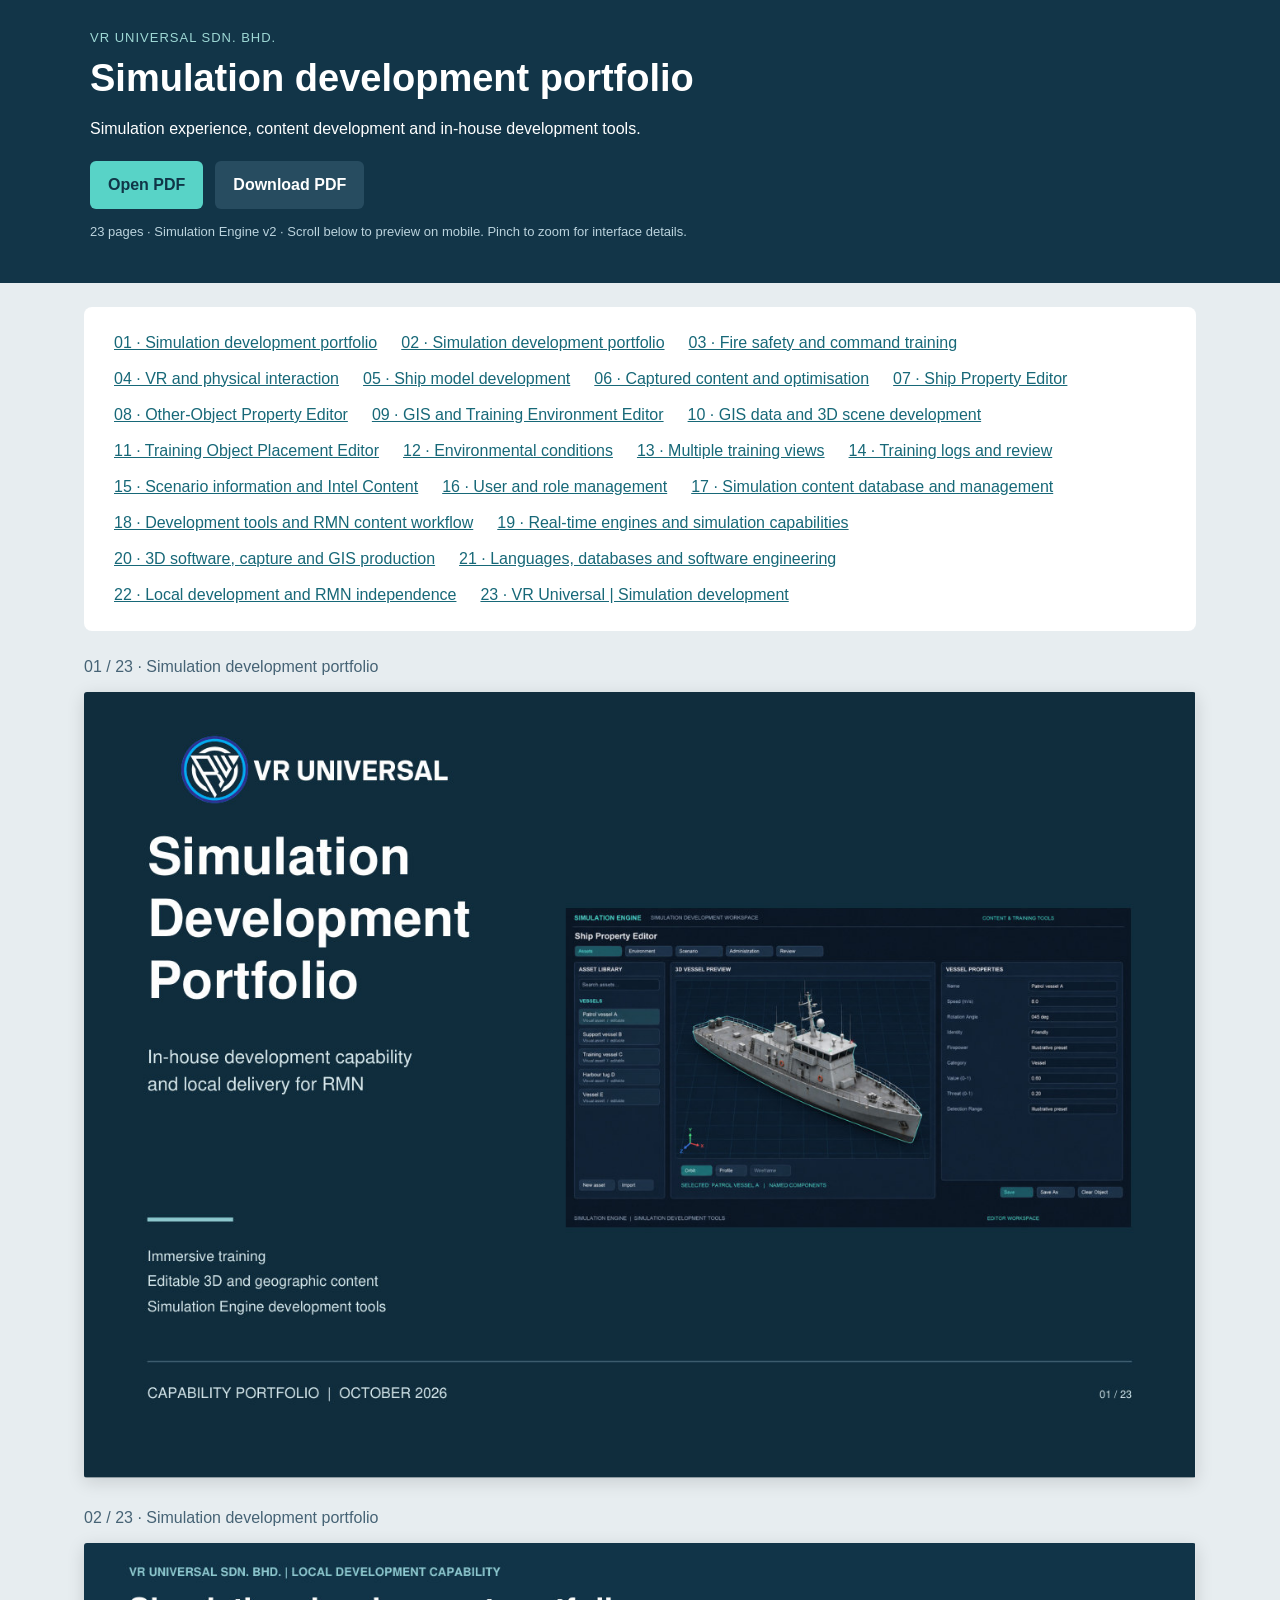
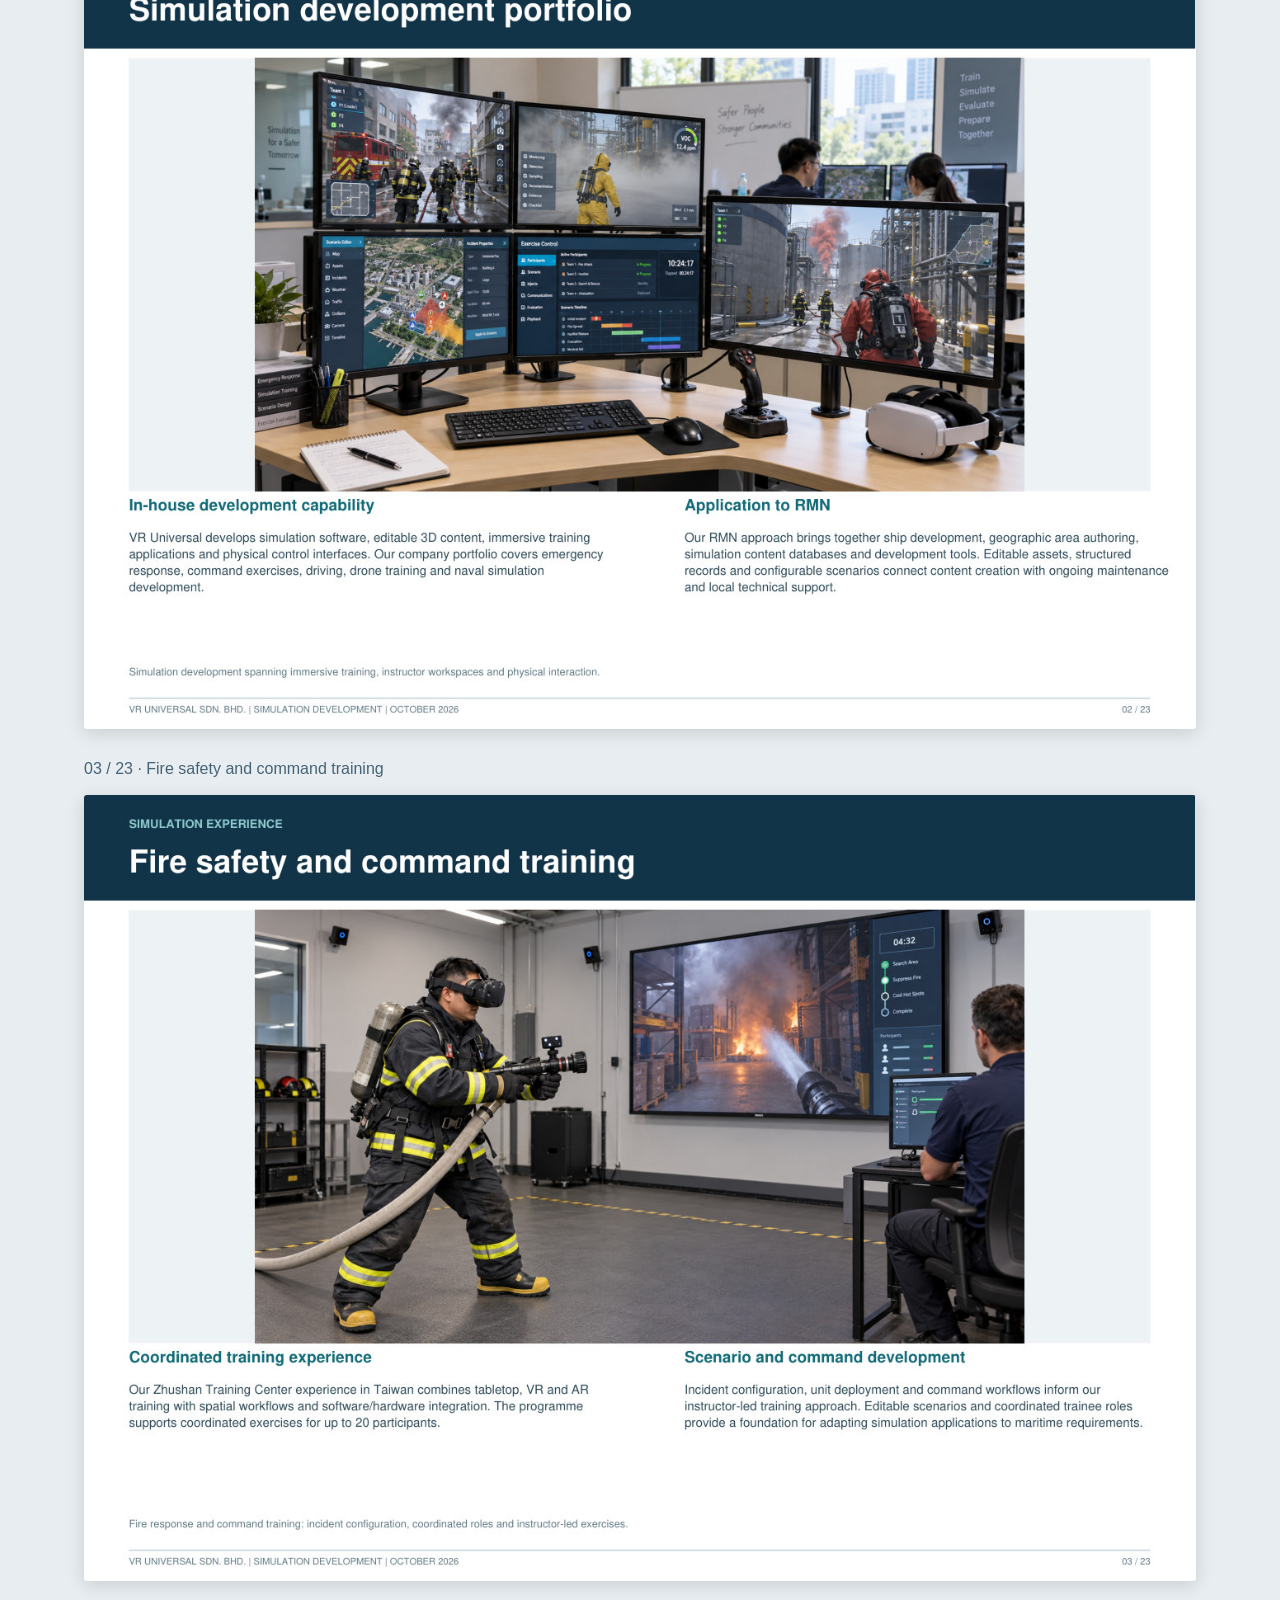
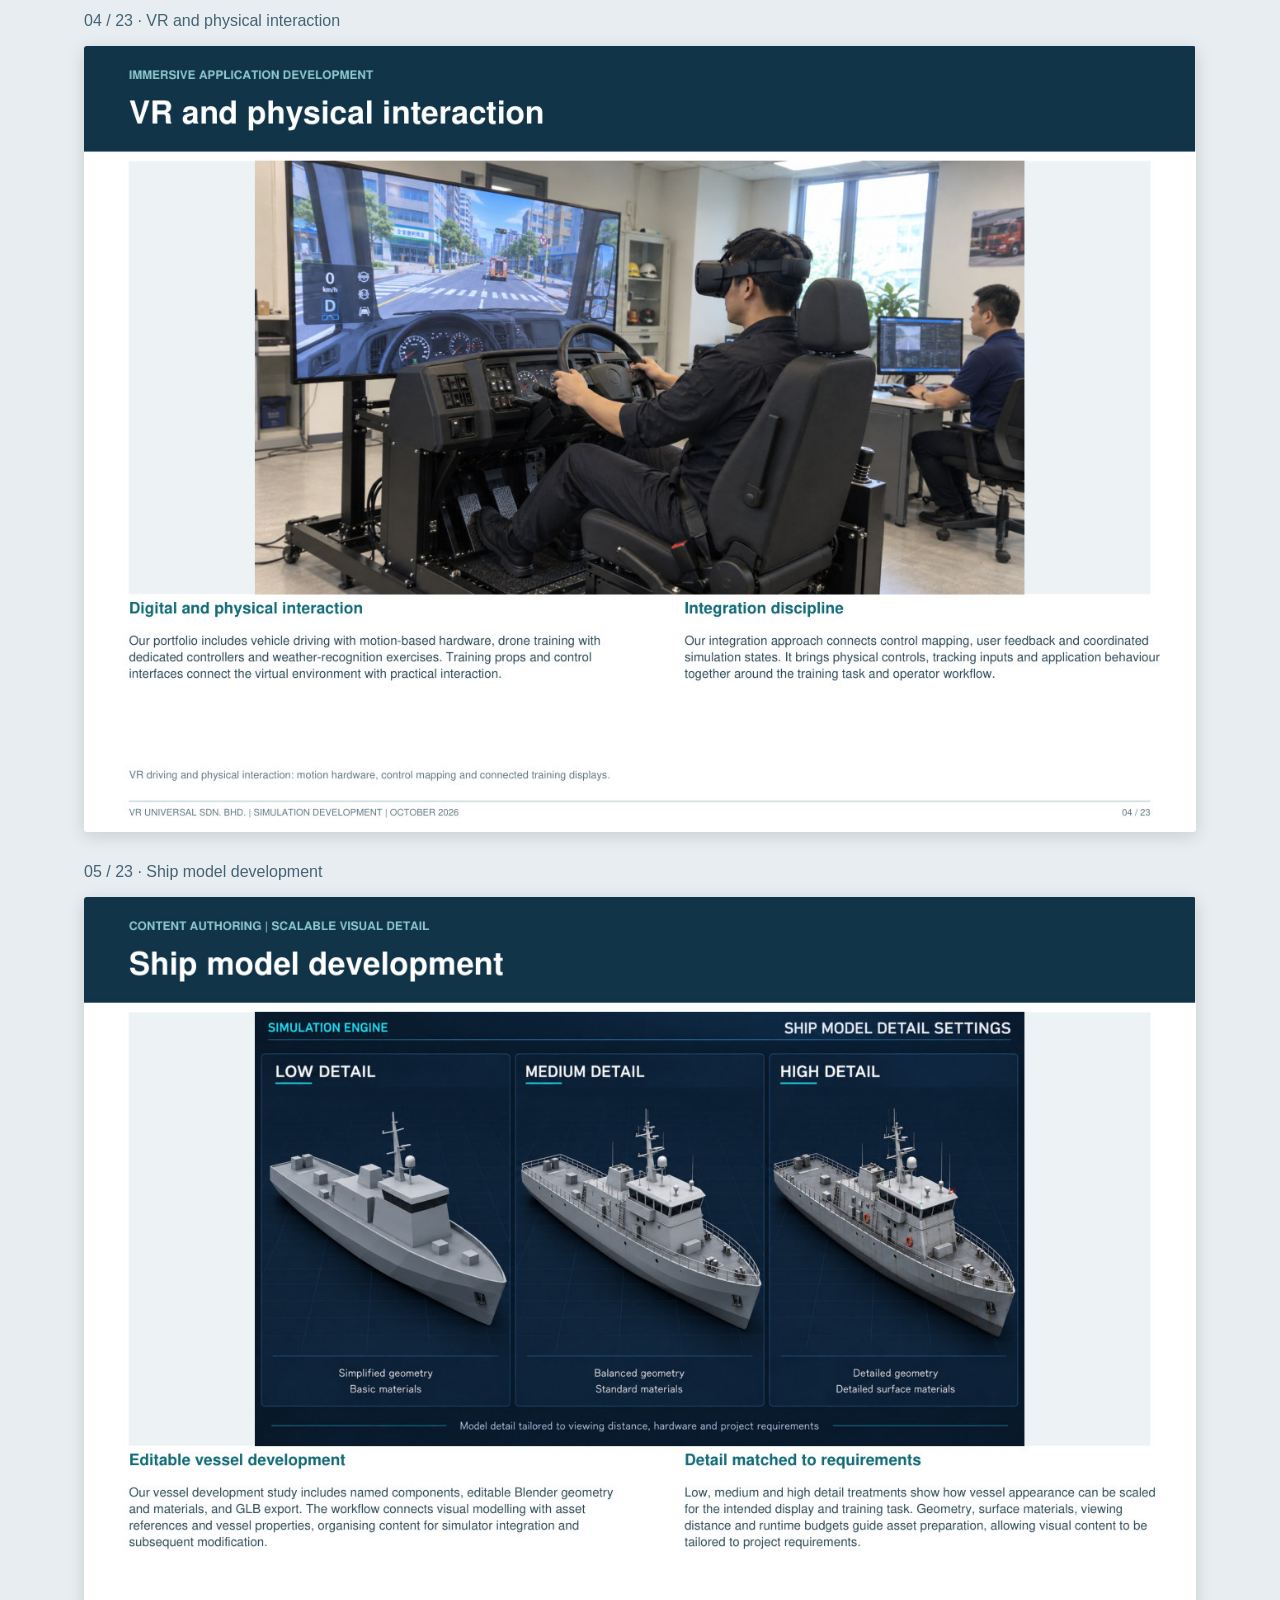
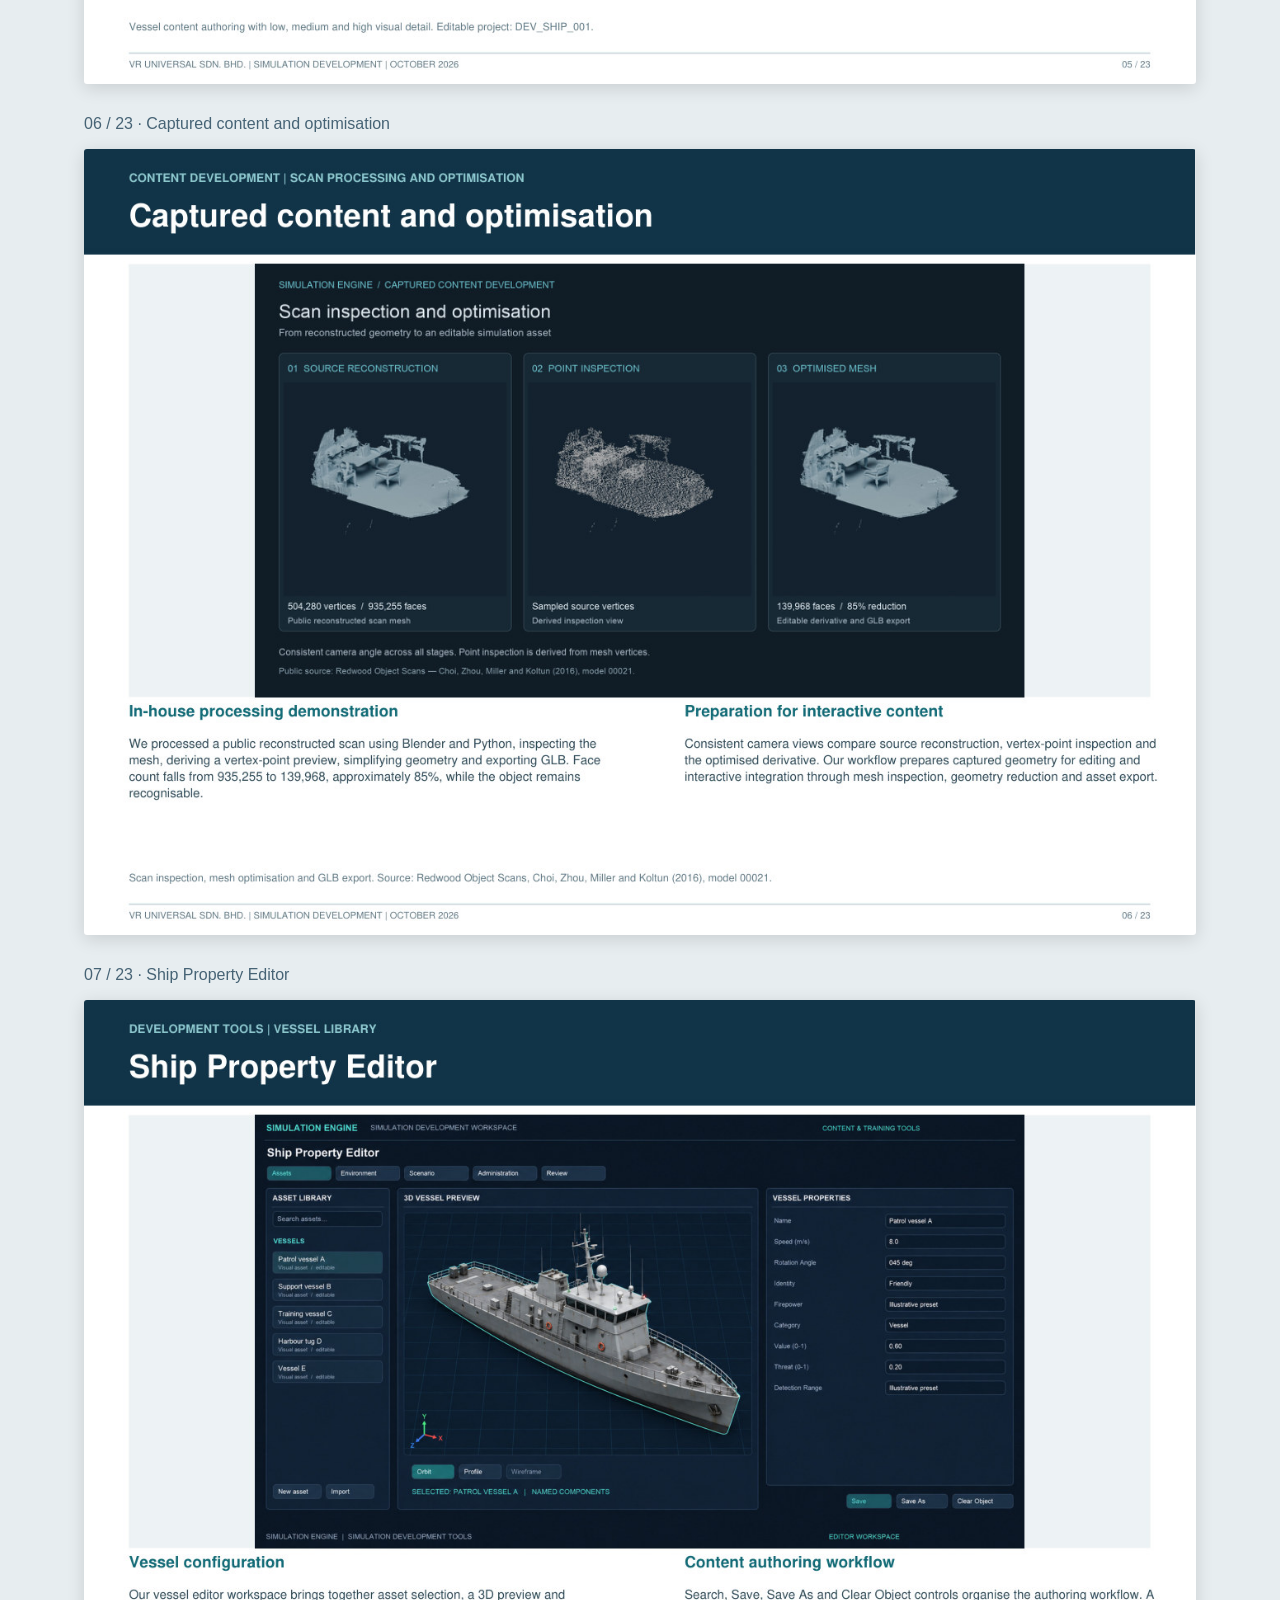
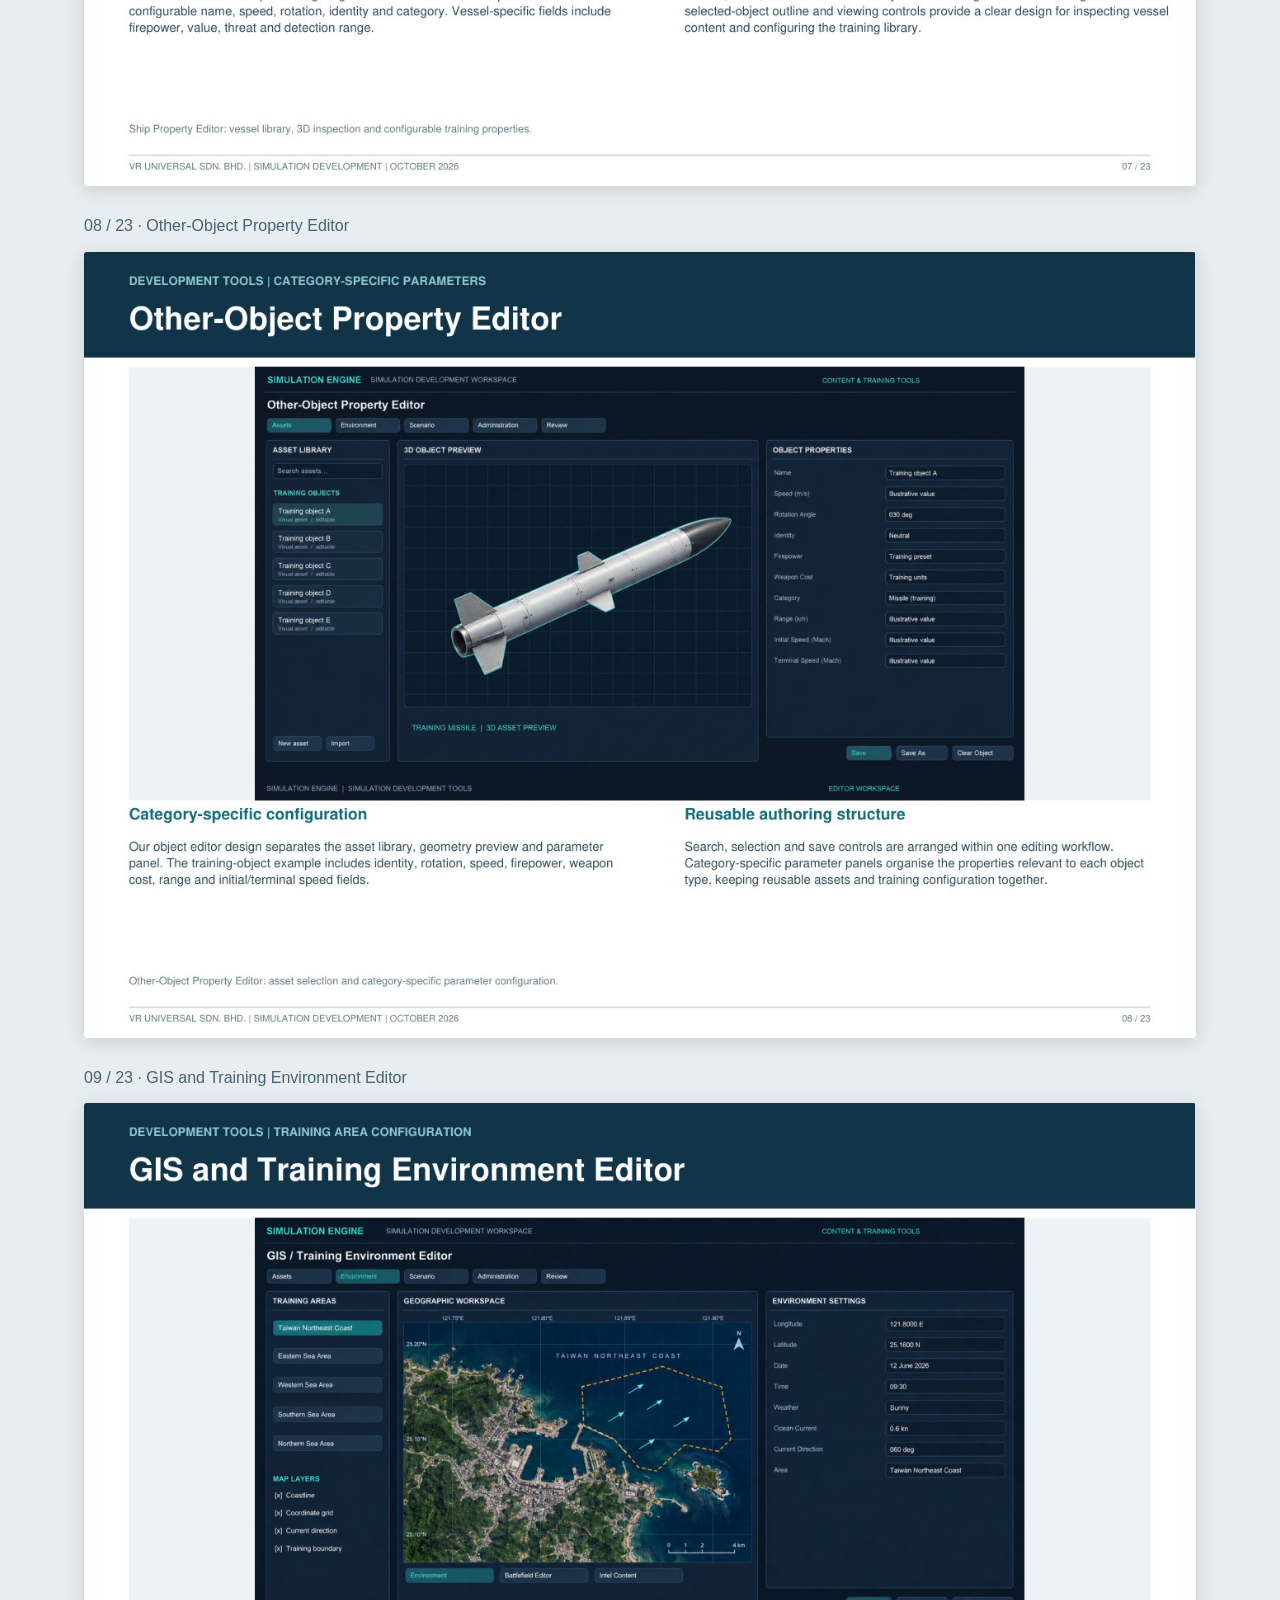
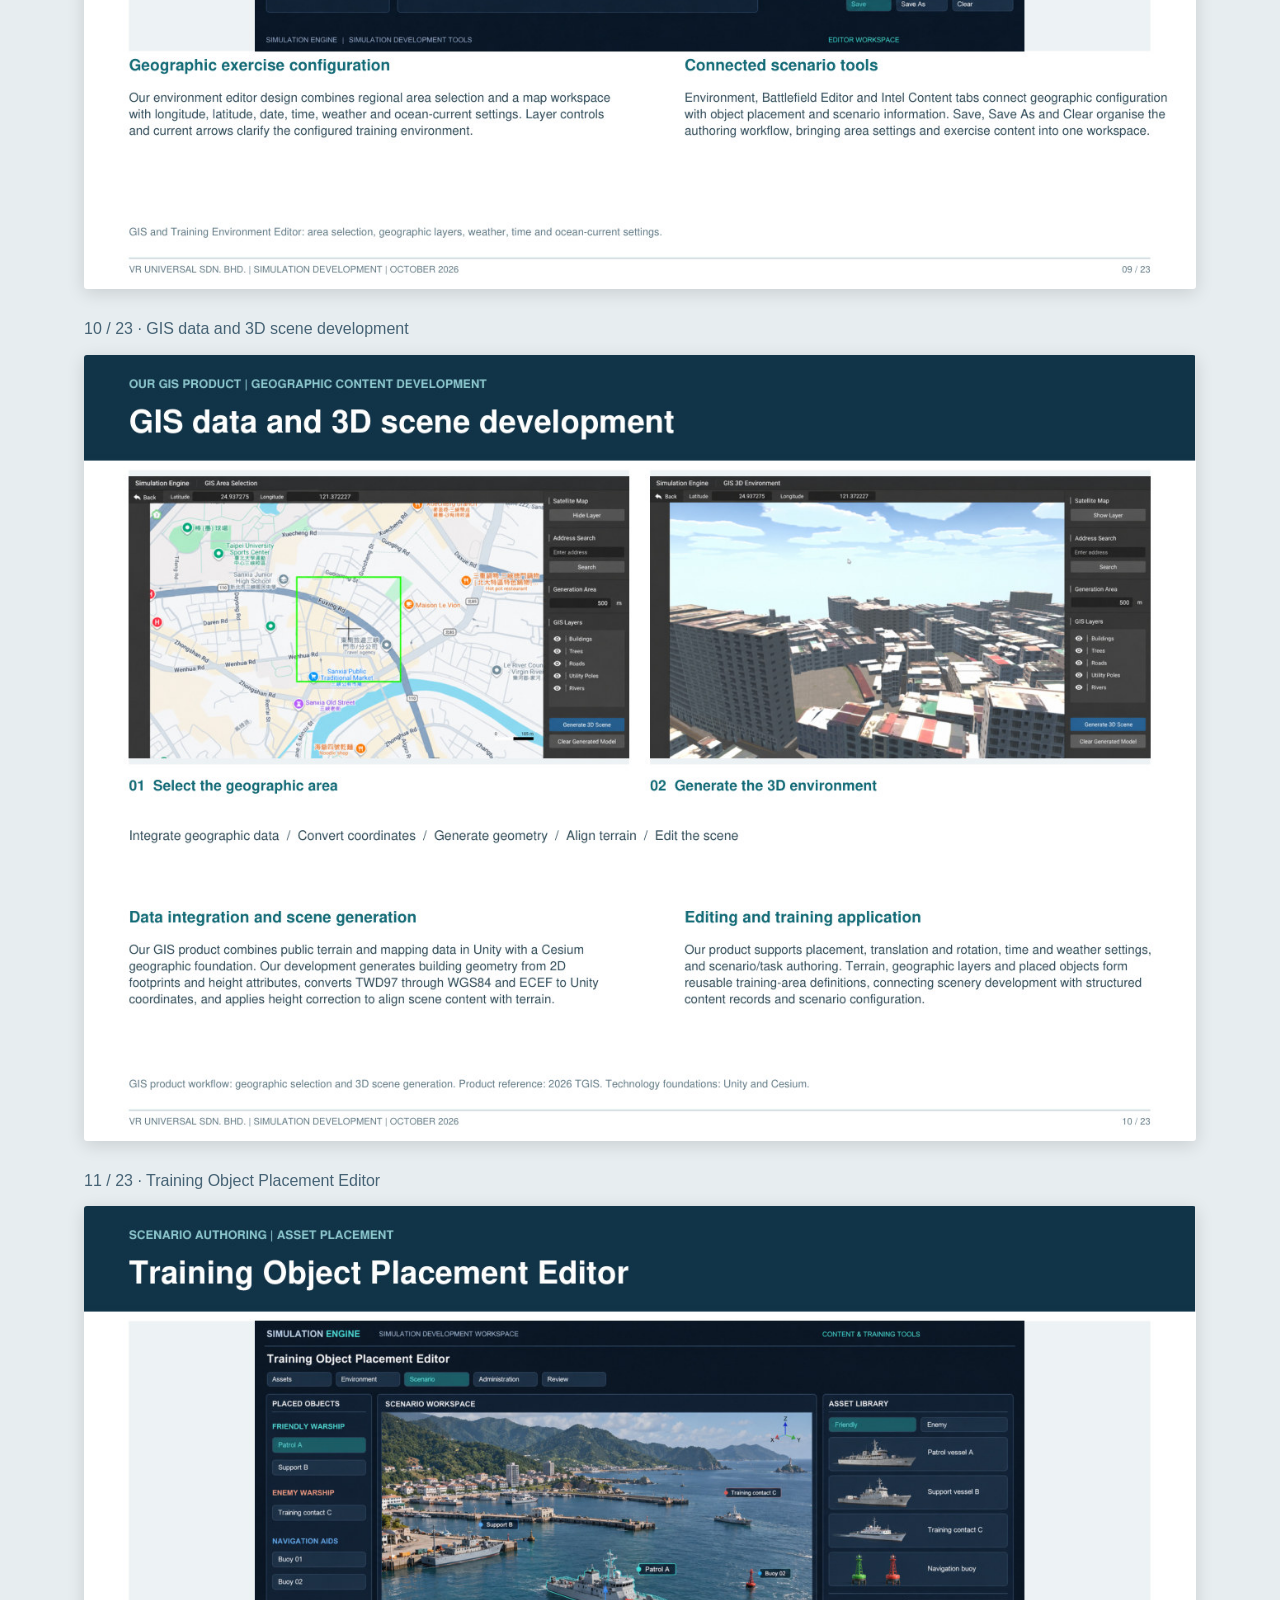
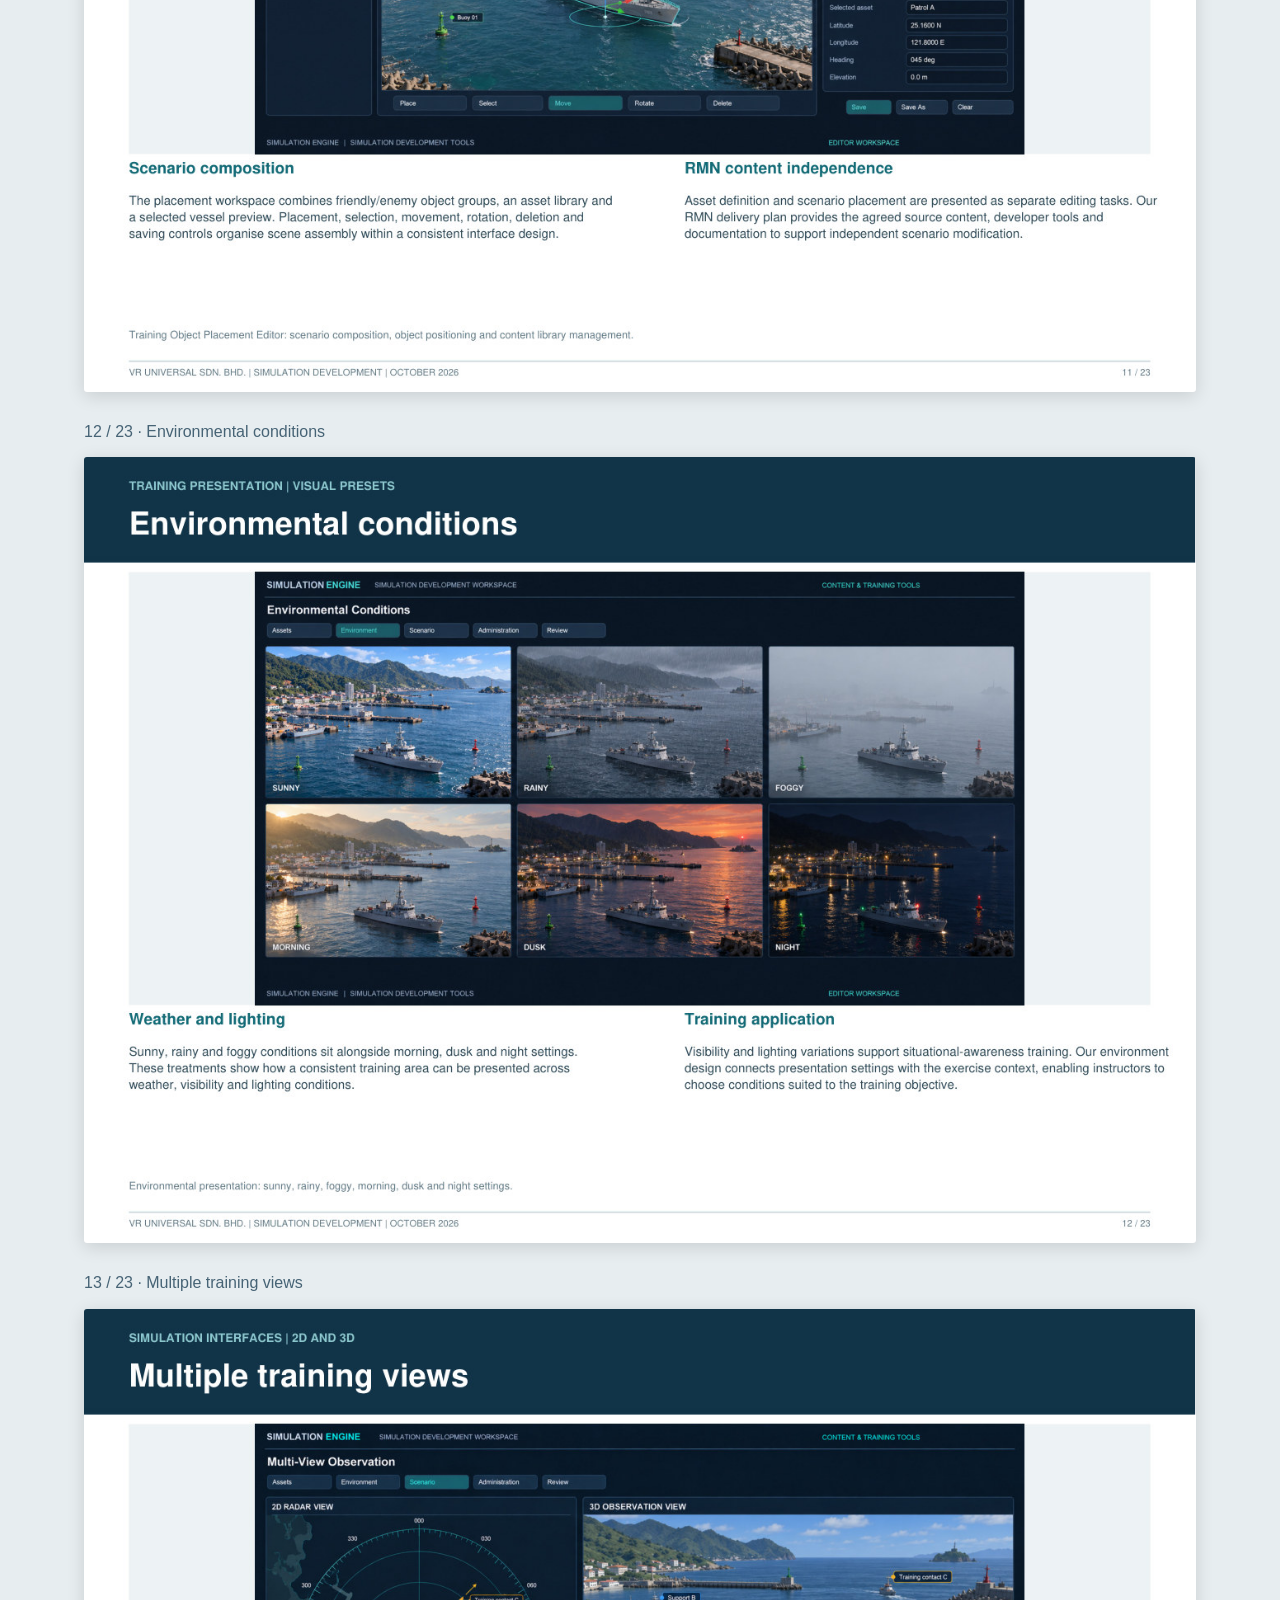
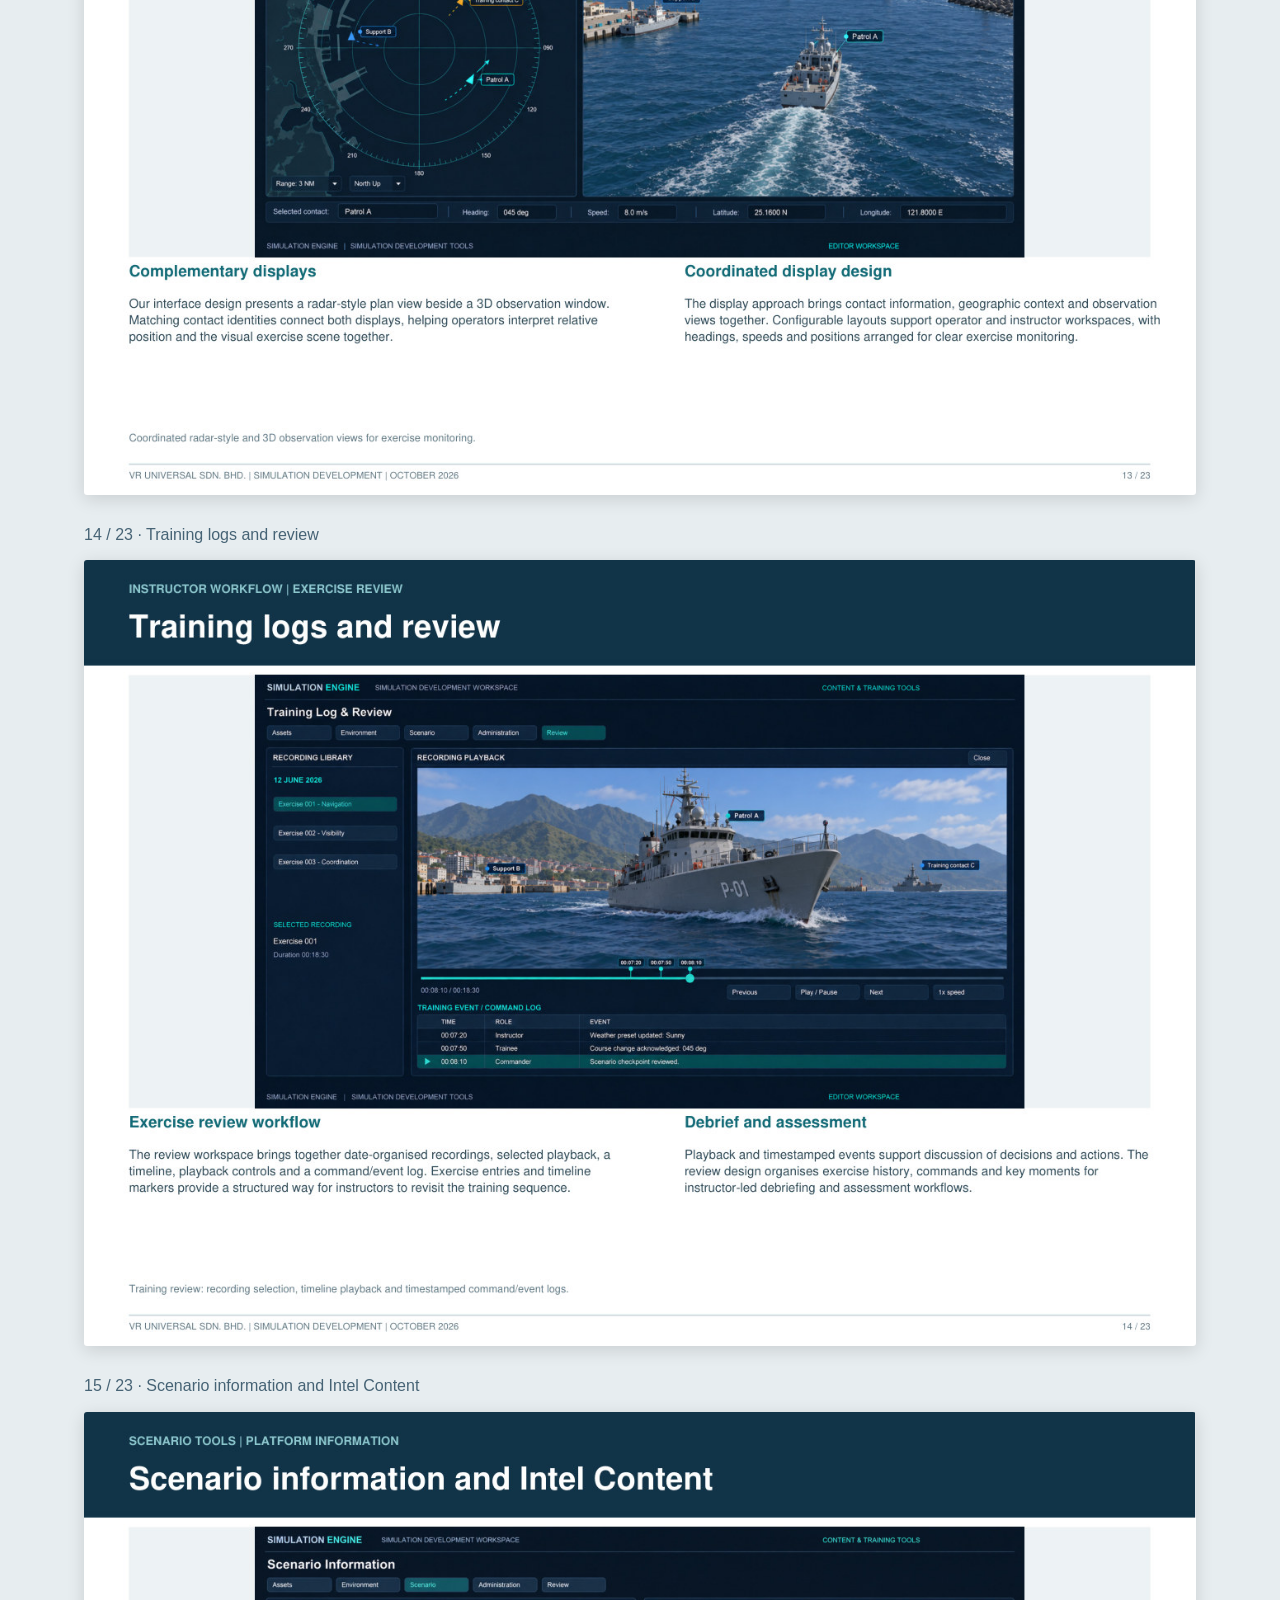
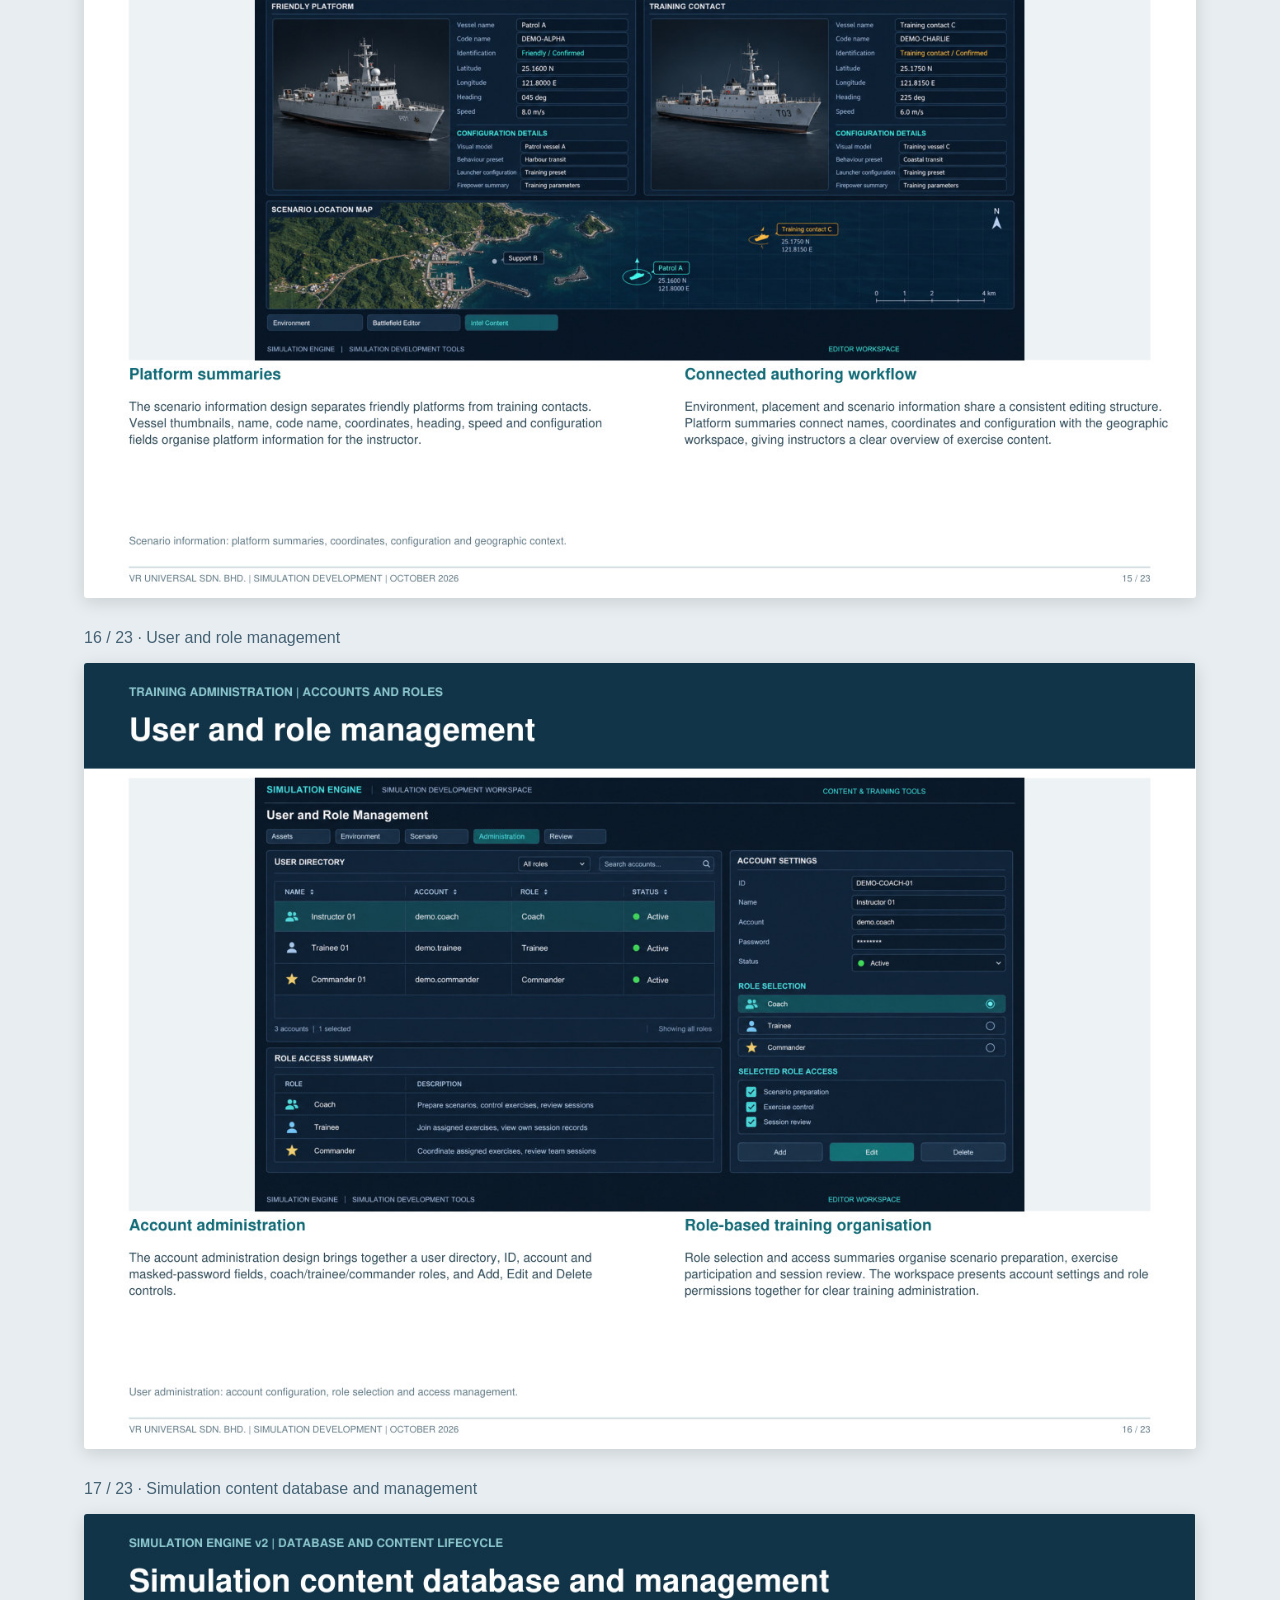
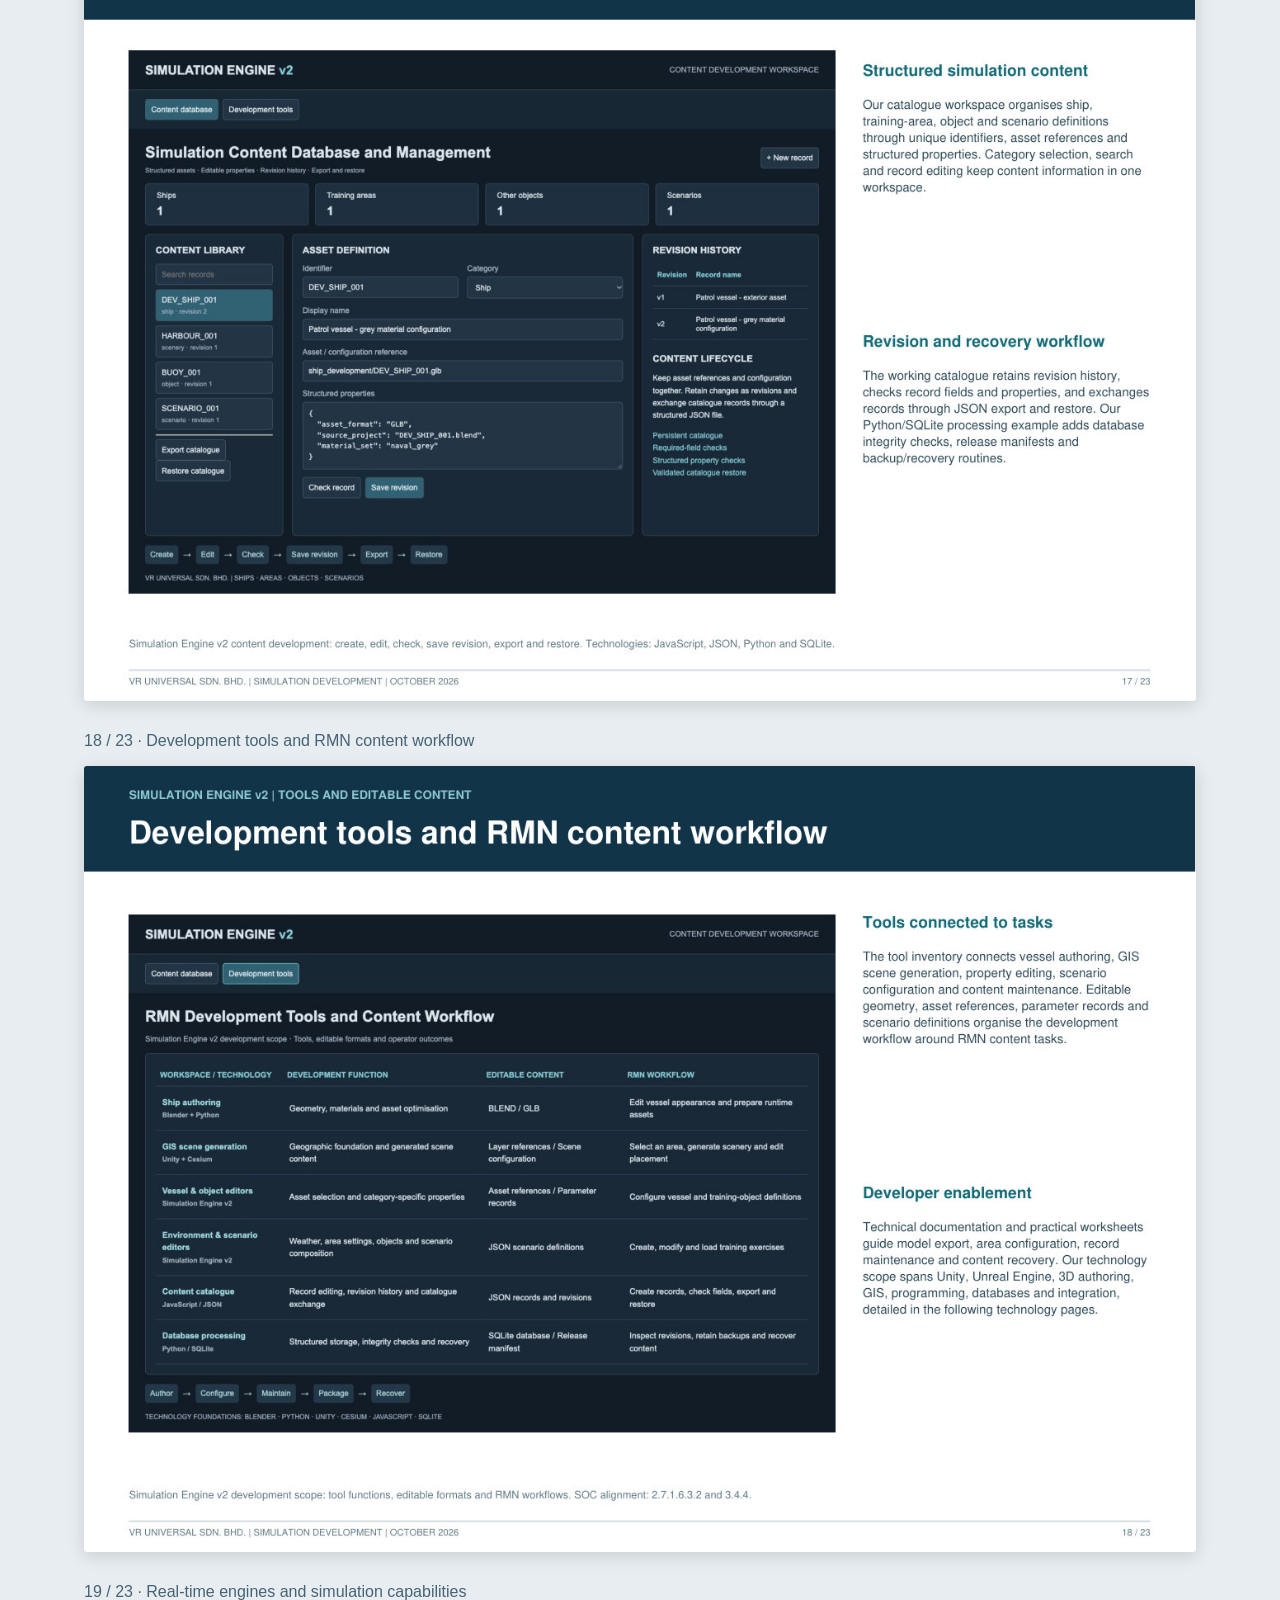
<file: index.html>
<!doctype html><html lang="en"><head><meta charset="utf-8"><meta name="viewport" content="width=device-width, initial-scale=1"><meta name="theme-color" content="#123548"><title>VR Universal | Simulation Development Portfolio</title><style>*{box-sizing:border-box}body{margin:0;background:#e7edf0;color:#183748;font:16px/1.5 Arial,sans-serif}header{background:#123548;color:white;padding:28px max(20px,calc((100vw - 1100px)/2))}h1{font-size:clamp(24px,5vw,38px);line-height:1.2;margin:8px 0 14px}.eyebrow{color:#9ed8d5;font-size:13px;letter-spacing:1px}.actions{display:flex;gap:12px;flex-wrap:wrap;margin-top:20px}.button{display:inline-block;background:#58d3c7;color:#103547;padding:12px 18px;border-radius:6px;text-decoration:none;font-weight:bold}.secondary{background:#274c60;color:white}main{max-width:1140px;margin:auto;padding:24px 14px}nav{background:white;border-radius:8px;padding:18px;margin-bottom:24px}nav a{color:#176878;display:inline-block;padding:6px 12px}article{scroll-margin-top:15px;margin:0 0 28px}h2{font-size:16px;font-weight:normal;color:#466375}article img{display:block;width:100%;height:auto;background:white;box-shadow:0 4px 18px #0002;border-radius:3px}footer{text-align:center;padding:25px;color:#496c7b;font-size:13px}@media(max-width:600px){header{padding:24px 18px}.button{flex:1;text-align:center}main{padding:18px 7px}h2{padding:0 8px}nav{margin:0 6px 20px}nav a{display:block;padding:8px}article img{border-radius:0}}</style></head><body><header><div class="eyebrow">VR UNIVERSAL SDN. BHD.</div><h1>Simulation development portfolio</h1><p>Simulation experience, content development and in-house development tools.</p><div class="actions"><a class="button" href="VR_Universal_Development_Portfolio_v2.pdf">Open PDF</a><a class="button secondary" href="VR_Universal_Development_Portfolio_v2.pdf" download>Download PDF</a></div><p style="font-size:13px;color:#bbd3dd">23 pages · Simulation Engine v2 · Scroll below to preview on mobile. Pinch to zoom for interface details.</p></header><main><nav aria-label="Portfolio sections"><a href="#page-1">01 · Simulation development portfolio</a><a href="#page-2">02 · Simulation development portfolio</a><a href="#page-3">03 · Fire safety and command training</a><a href="#page-4">04 · VR and physical interaction</a><a href="#page-5">05 · Ship model development</a><a href="#page-6">06 · Captured content and optimisation</a><a href="#page-7">07 · Ship Property Editor</a><a href="#page-8">08 · Other-Object Property Editor</a><a href="#page-9">09 · GIS and Training Environment Editor</a><a href="#page-10">10 · GIS data and 3D scene development</a><a href="#page-11">11 · Training Object Placement Editor</a><a href="#page-12">12 · Environmental conditions</a><a href="#page-13">13 · Multiple training views</a><a href="#page-14">14 · Training logs and review</a><a href="#page-15">15 · Scenario information and Intel Content</a><a href="#page-16">16 · User and role management</a><a href="#page-17">17 · Simulation content database and management</a><a href="#page-18">18 · Development tools and RMN content workflow</a><a href="#page-19">19 · Real-time engines and simulation capabilities</a><a href="#page-20">20 · 3D software, capture and GIS production</a><a href="#page-21">21 · Languages, databases and software engineering</a><a href="#page-22">22 · Local development and RMN independence</a><a href="#page-23">23 · VR Universal | Simulation development</a></nav><article id="page-1"><h2>01 / 23 · Simulation development portfolio</h2><a href="pages/page-01.jpg"><img src="pages/page-01.jpg" width="1347" height="953" alt="Portfolio page 1: Simulation development portfolio" loading="eager"></a></article><article id="page-2"><h2>02 / 23 · Simulation development portfolio</h2><a href="pages/page-02.jpg"><img src="pages/page-02.jpg" width="1347" height="953" alt="Portfolio page 2: Simulation development portfolio" loading="lazy"></a></article><article id="page-3"><h2>03 / 23 · Fire safety and command training</h2><a href="pages/page-03.jpg"><img src="pages/page-03.jpg" width="1347" height="953" alt="Portfolio page 3: Fire safety and command training" loading="lazy"></a></article><article id="page-4"><h2>04 / 23 · VR and physical interaction</h2><a href="pages/page-04.jpg"><img src="pages/page-04.jpg" width="1347" height="953" alt="Portfolio page 4: VR and physical interaction" loading="lazy"></a></article><article id="page-5"><h2>05 / 23 · Ship model development</h2><a href="pages/page-05.jpg"><img src="pages/page-05.jpg" width="1347" height="953" alt="Portfolio page 5: Ship model development" loading="lazy"></a></article><article id="page-6"><h2>06 / 23 · Captured content and optimisation</h2><a href="pages/page-06.jpg"><img src="pages/page-06.jpg" width="1347" height="953" alt="Portfolio page 6: Captured content and optimisation" loading="lazy"></a></article><article id="page-7"><h2>07 / 23 · Ship Property Editor</h2><a href="pages/page-07.jpg"><img src="pages/page-07.jpg" width="1347" height="953" alt="Portfolio page 7: Ship Property Editor" loading="lazy"></a></article><article id="page-8"><h2>08 / 23 · Other-Object Property Editor</h2><a href="pages/page-08.jpg"><img src="pages/page-08.jpg" width="1347" height="953" alt="Portfolio page 8: Other-Object Property Editor" loading="lazy"></a></article><article id="page-9"><h2>09 / 23 · GIS and Training Environment Editor</h2><a href="pages/page-09.jpg"><img src="pages/page-09.jpg" width="1347" height="953" alt="Portfolio page 9: GIS and Training Environment Editor" loading="lazy"></a></article><article id="page-10"><h2>10 / 23 · GIS data and 3D scene development</h2><a href="pages/page-10.jpg"><img src="pages/page-10.jpg" width="1347" height="953" alt="Portfolio page 10: GIS data and 3D scene development" loading="lazy"></a></article><article id="page-11"><h2>11 / 23 · Training Object Placement Editor</h2><a href="pages/page-11.jpg"><img src="pages/page-11.jpg" width="1347" height="953" alt="Portfolio page 11: Training Object Placement Editor" loading="lazy"></a></article><article id="page-12"><h2>12 / 23 · Environmental conditions</h2><a href="pages/page-12.jpg"><img src="pages/page-12.jpg" width="1347" height="953" alt="Portfolio page 12: Environmental conditions" loading="lazy"></a></article><article id="page-13"><h2>13 / 23 · Multiple training views</h2><a href="pages/page-13.jpg"><img src="pages/page-13.jpg" width="1347" height="953" alt="Portfolio page 13: Multiple training views" loading="lazy"></a></article><article id="page-14"><h2>14 / 23 · Training logs and review</h2><a href="pages/page-14.jpg"><img src="pages/page-14.jpg" width="1347" height="953" alt="Portfolio page 14: Training logs and review" loading="lazy"></a></article><article id="page-15"><h2>15 / 23 · Scenario information and Intel Content</h2><a href="pages/page-15.jpg"><img src="pages/page-15.jpg" width="1347" height="953" alt="Portfolio page 15: Scenario information and Intel Content" loading="lazy"></a></article><article id="page-16"><h2>16 / 23 · User and role management</h2><a href="pages/page-16.jpg"><img src="pages/page-16.jpg" width="1347" height="953" alt="Portfolio page 16: User and role management" loading="lazy"></a></article><article id="page-17"><h2>17 / 23 · Simulation content database and management</h2><a href="pages/page-17.jpg"><img src="pages/page-17.jpg" width="1347" height="953" alt="Portfolio page 17: Simulation content database and management" loading="lazy"></a></article><article id="page-18"><h2>18 / 23 · Development tools and RMN content workflow</h2><a href="pages/page-18.jpg"><img src="pages/page-18.jpg" width="1347" height="953" alt="Portfolio page 18: Development tools and RMN content workflow" loading="lazy"></a></article><article id="page-19"><h2>19 / 23 · Real-time engines and simulation capabilities</h2><a href="pages/page-19.jpg"><img src="pages/page-19.jpg" width="1347" height="953" alt="Portfolio page 19: Real-time engines and simulation capabilities" loading="lazy"></a></article><article id="page-20"><h2>20 / 23 · 3D software, capture and GIS production</h2><a href="pages/page-20.jpg"><img src="pages/page-20.jpg" width="1347" height="953" alt="Portfolio page 20: 3D software, capture and GIS production" loading="lazy"></a></article><article id="page-21"><h2>21 / 23 · Languages, databases and software engineering</h2><a href="pages/page-21.jpg"><img src="pages/page-21.jpg" width="1347" height="953" alt="Portfolio page 21: Languages, databases and software engineering" loading="lazy"></a></article><article id="page-22"><h2>22 / 23 · Local development and RMN independence</h2><a href="pages/page-22.jpg"><img src="pages/page-22.jpg" width="1347" height="953" alt="Portfolio page 22: Local development and RMN independence" loading="lazy"></a></article><article id="page-23"><h2>23 / 23 · VR Universal | Simulation development</h2><a href="pages/page-23.jpg"><img src="pages/page-23.jpg" width="1347" height="953" alt="Portfolio page 23: VR Universal | Simulation development" loading="lazy"></a></article></main><footer>VR Universal Sdn. Bhd. · October 2026</footer></body></html>
</file>
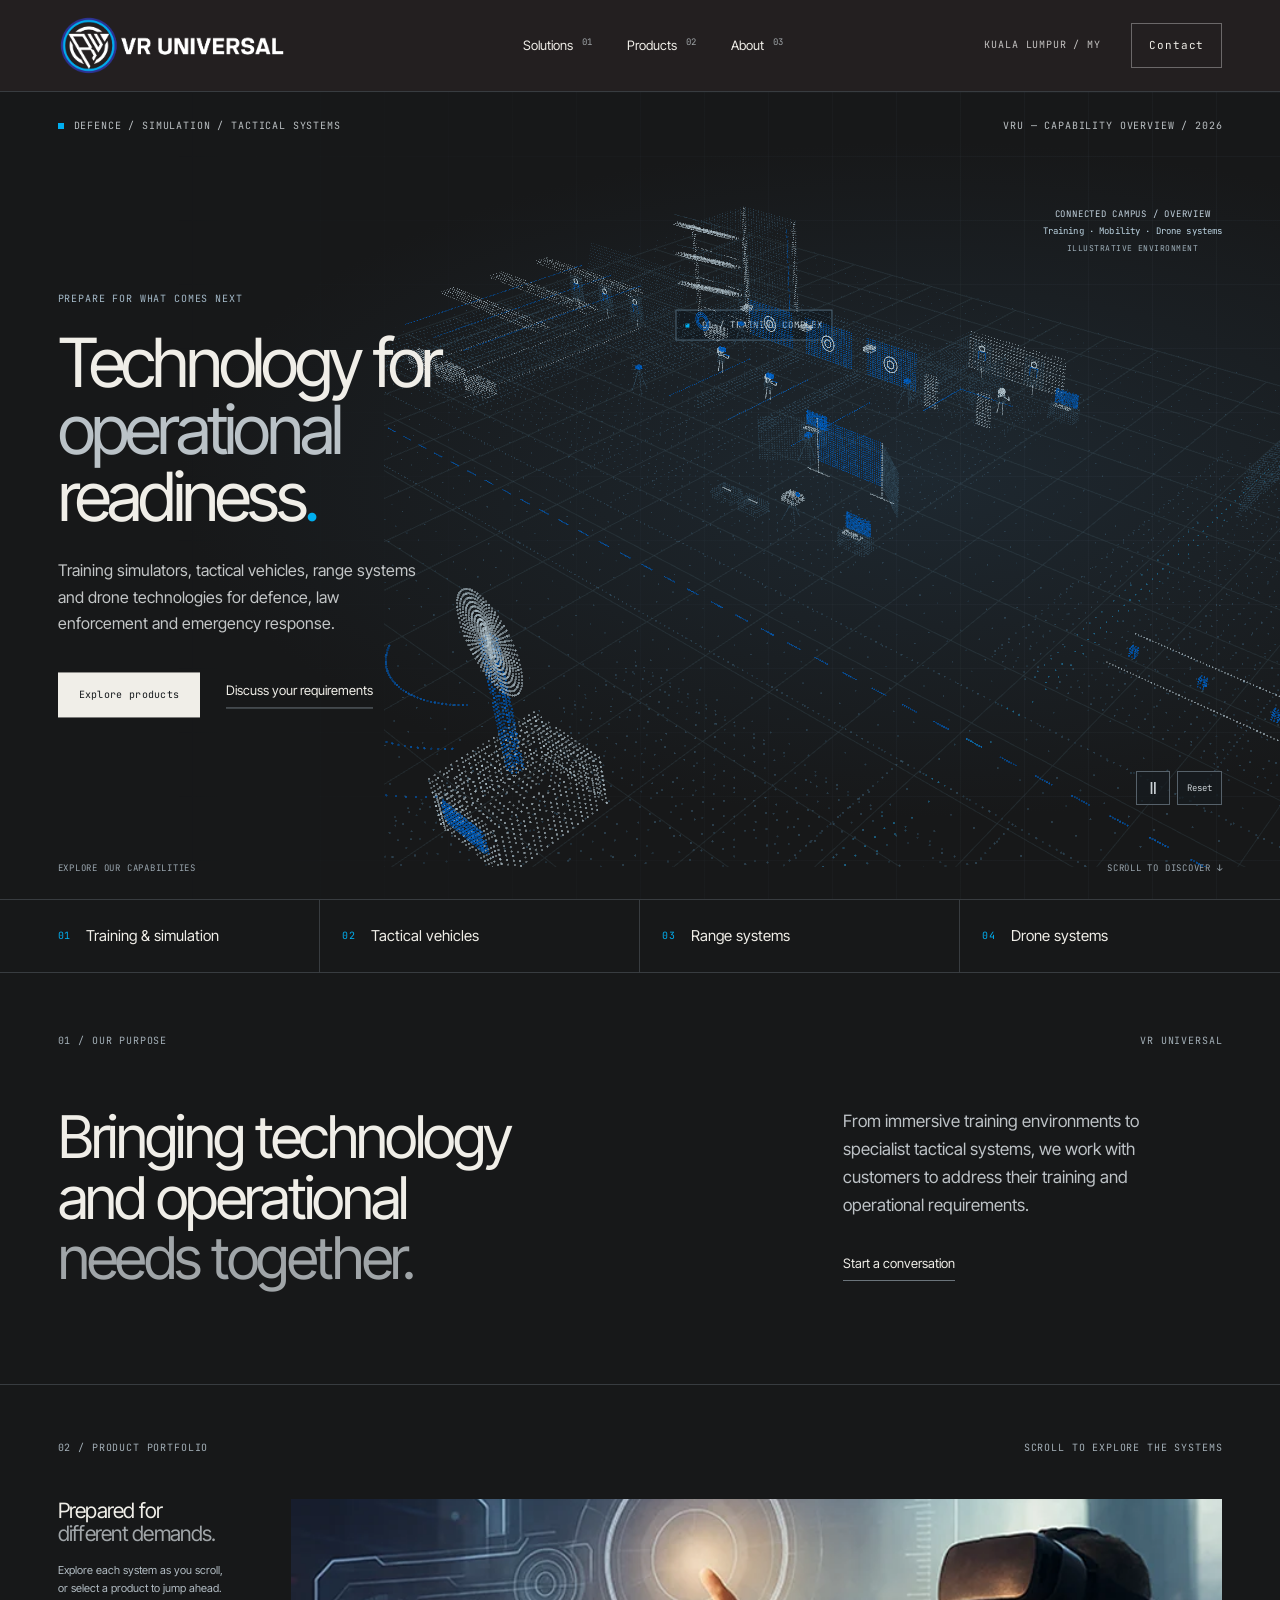
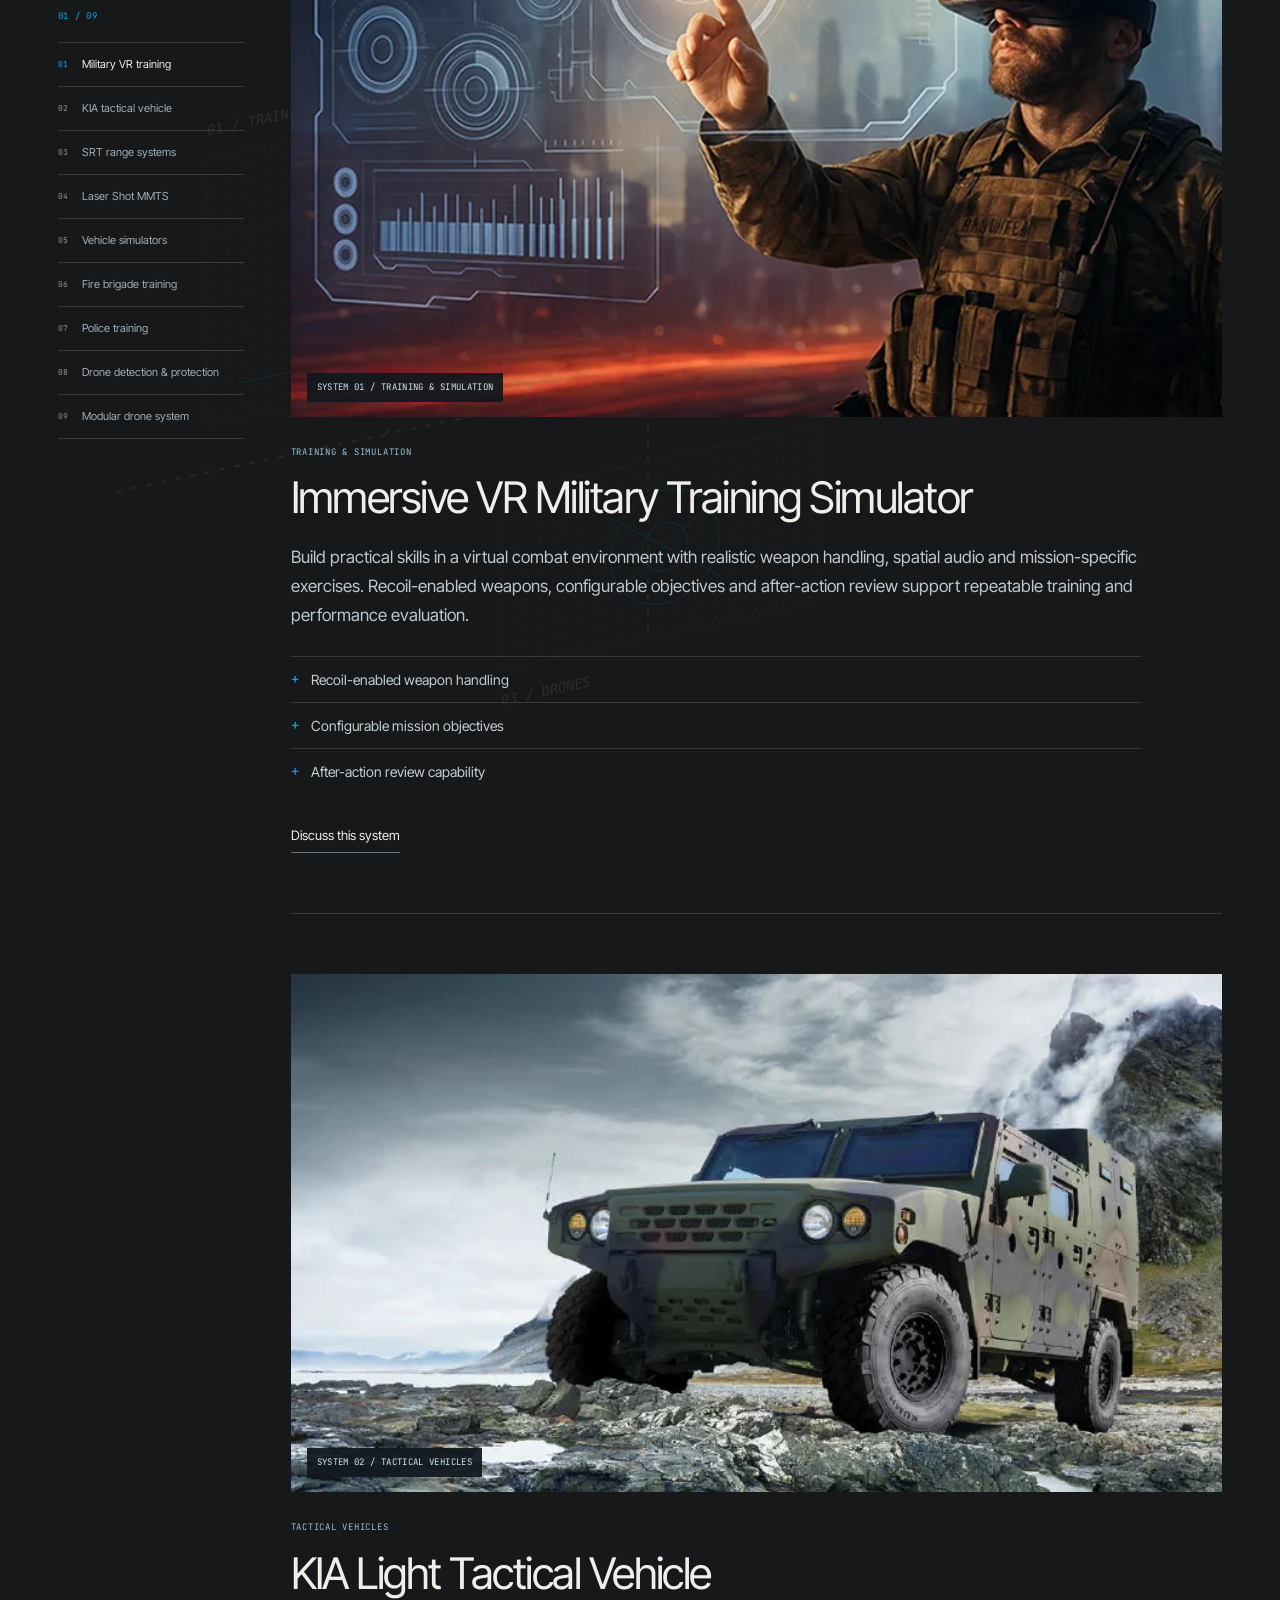
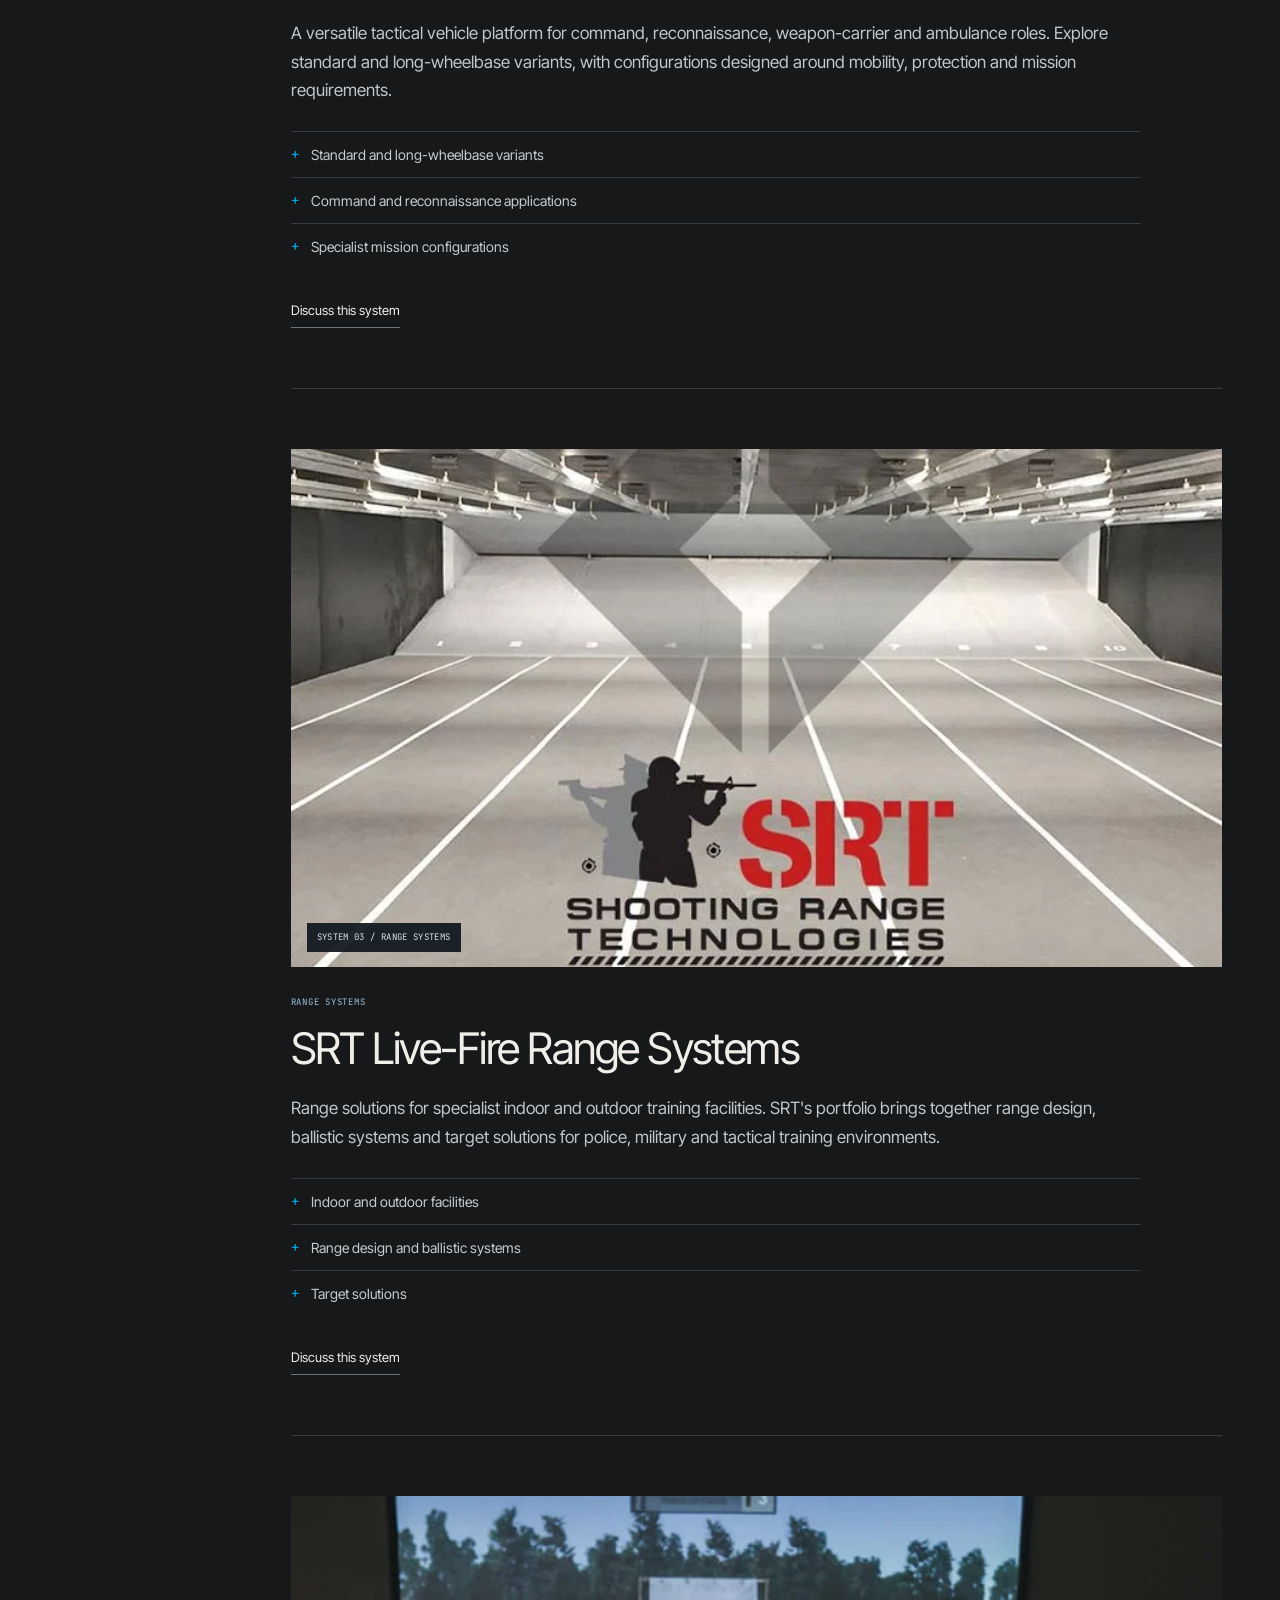
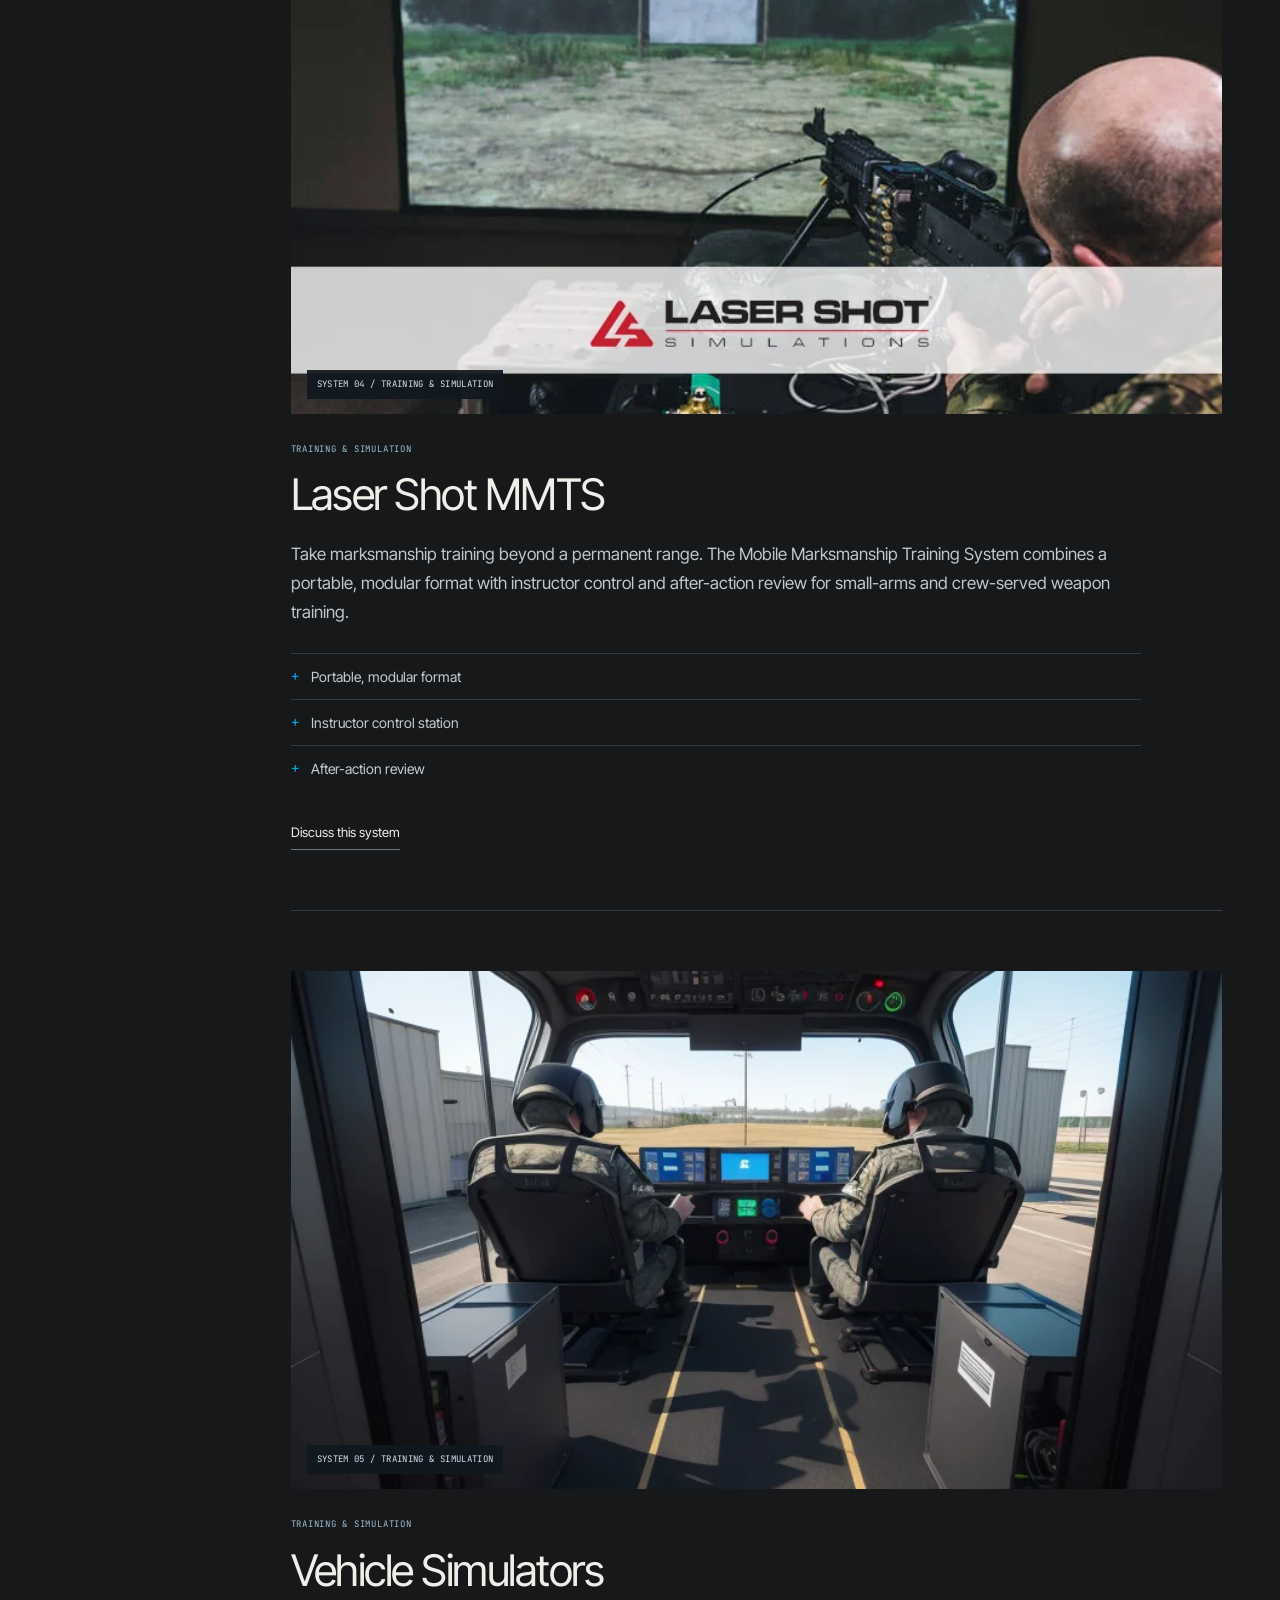
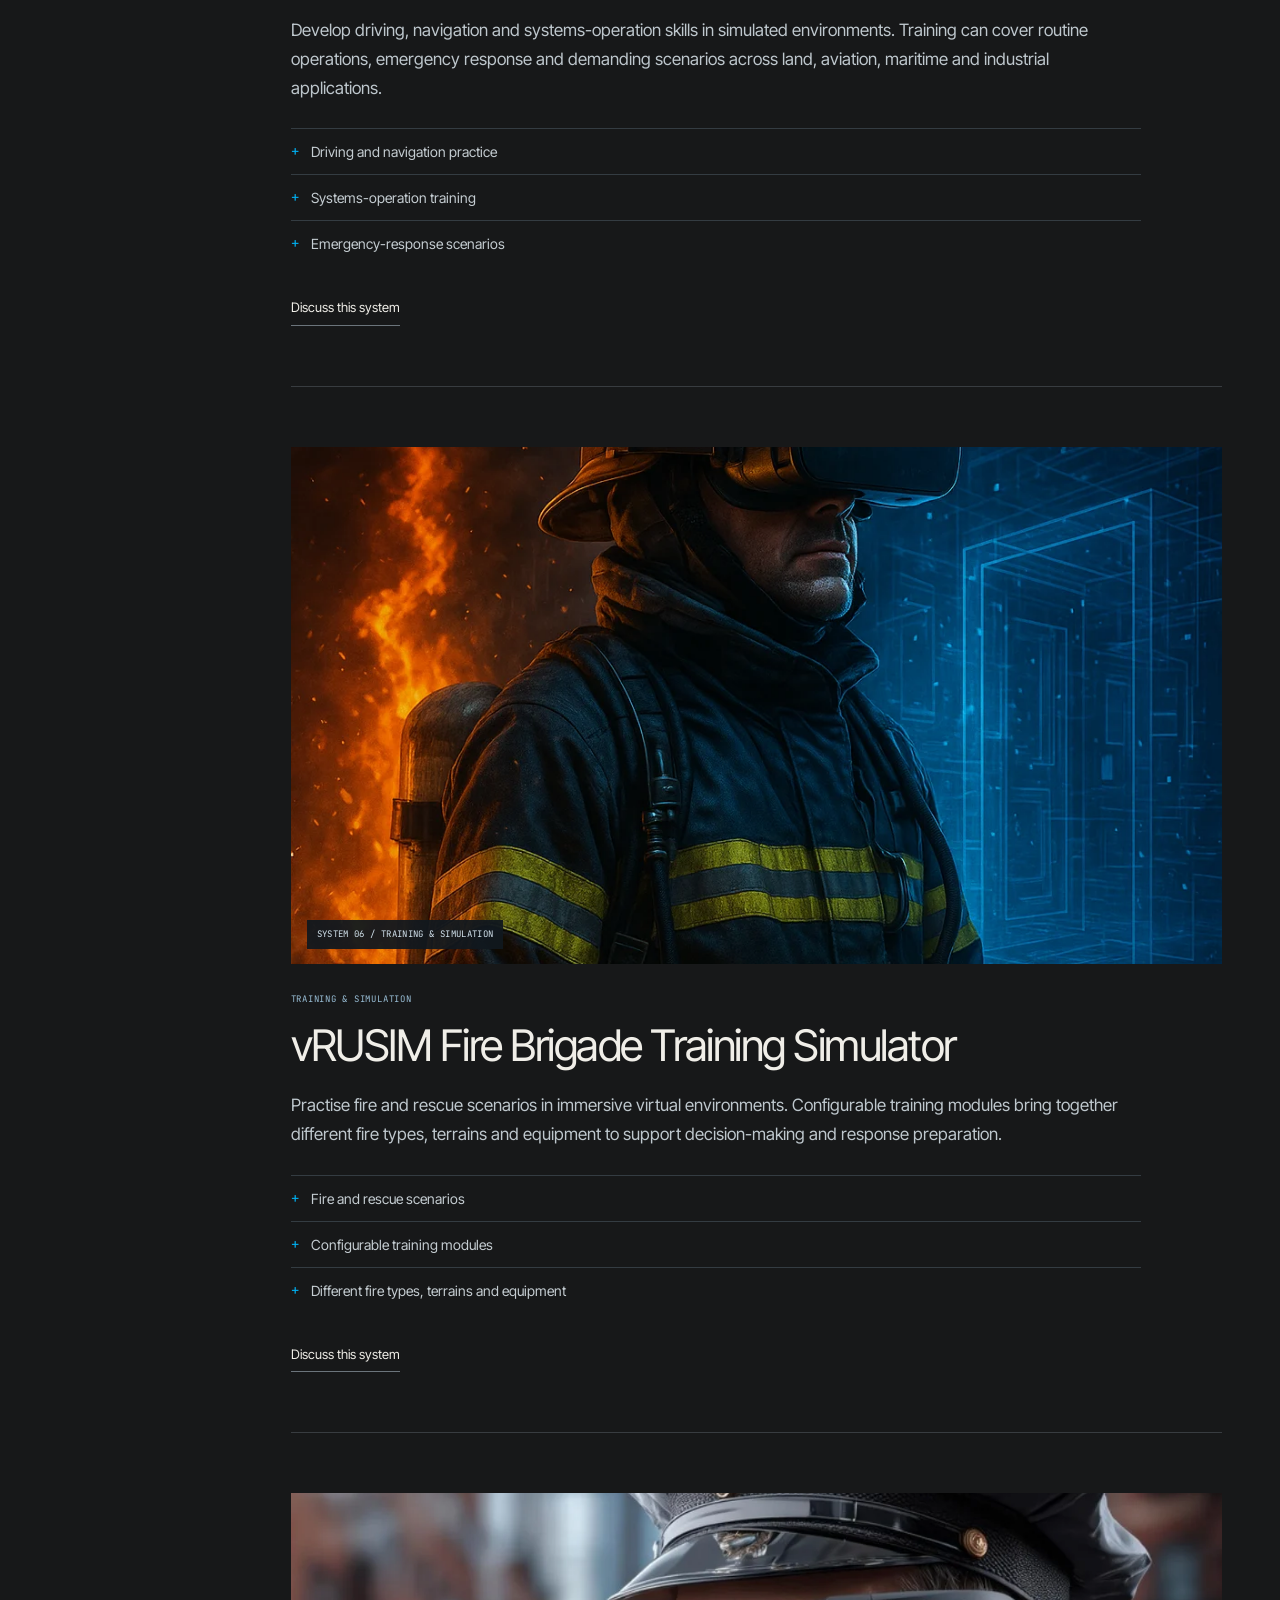
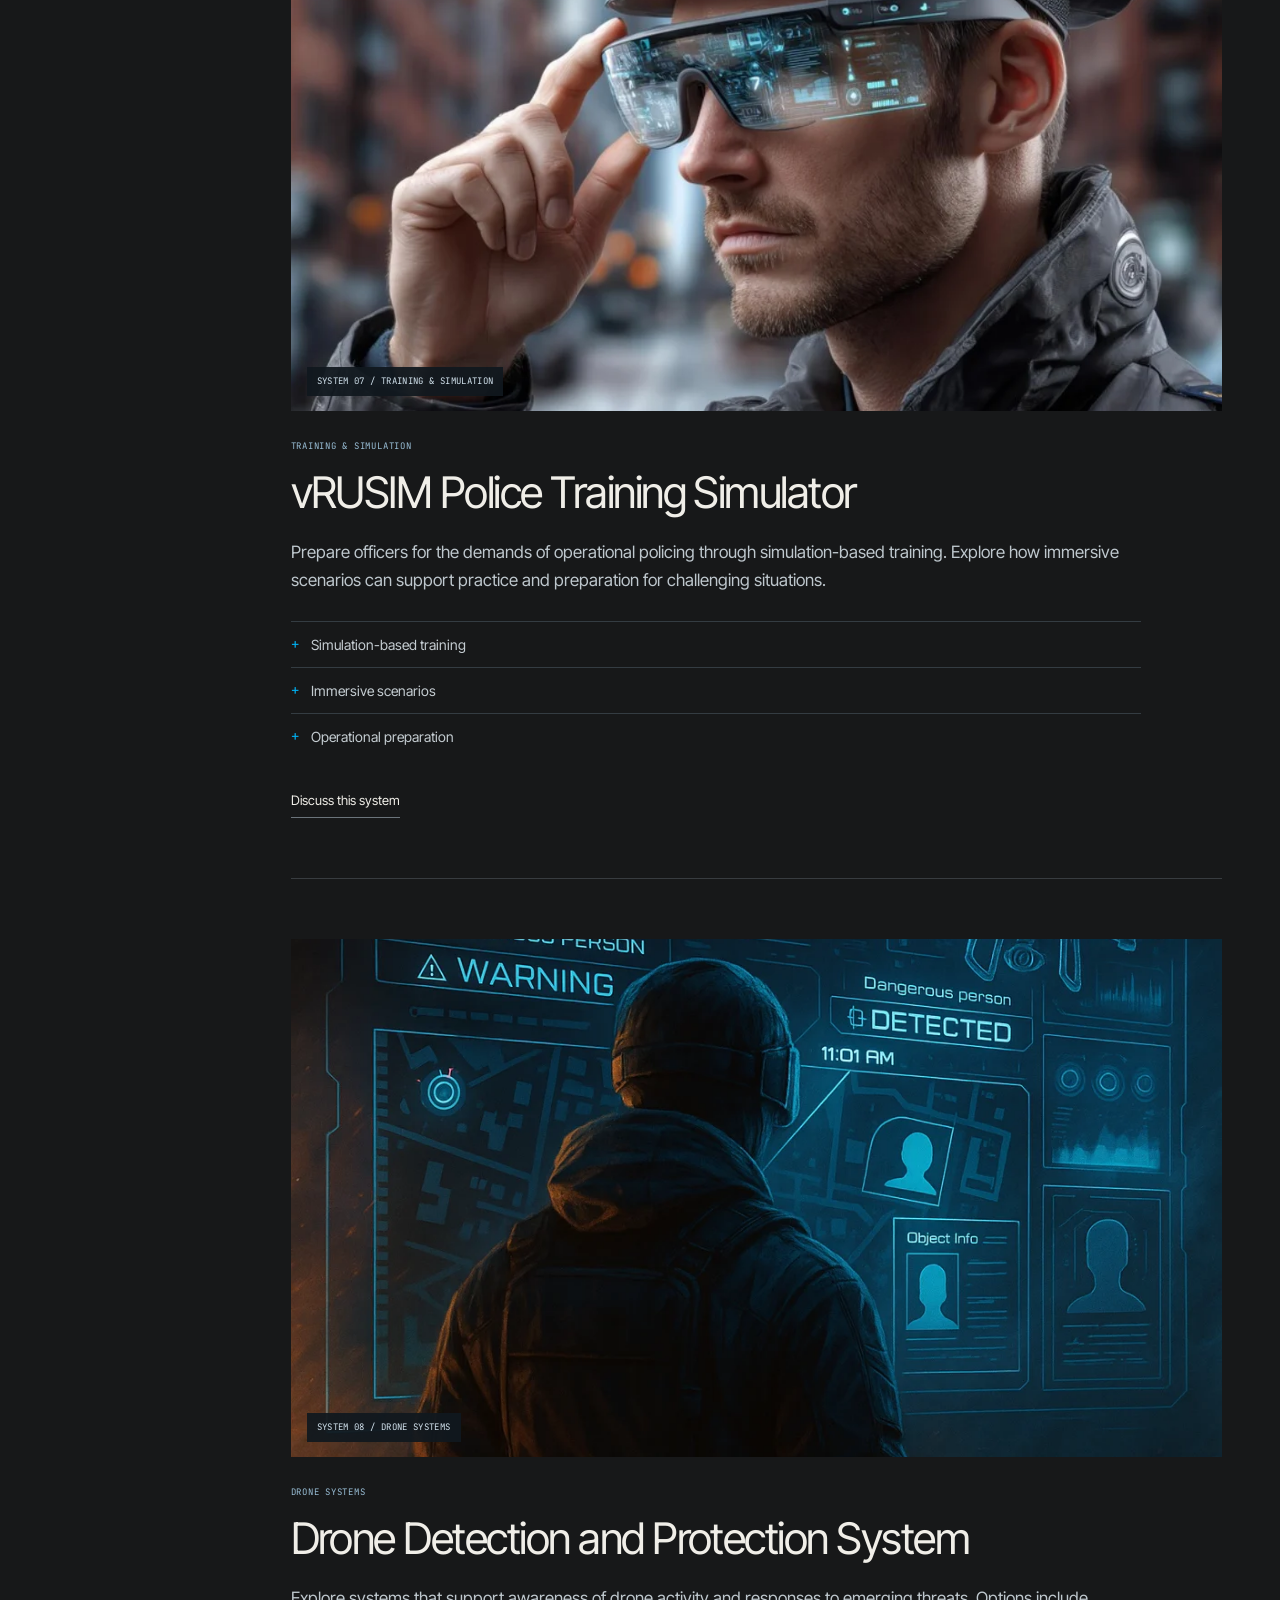
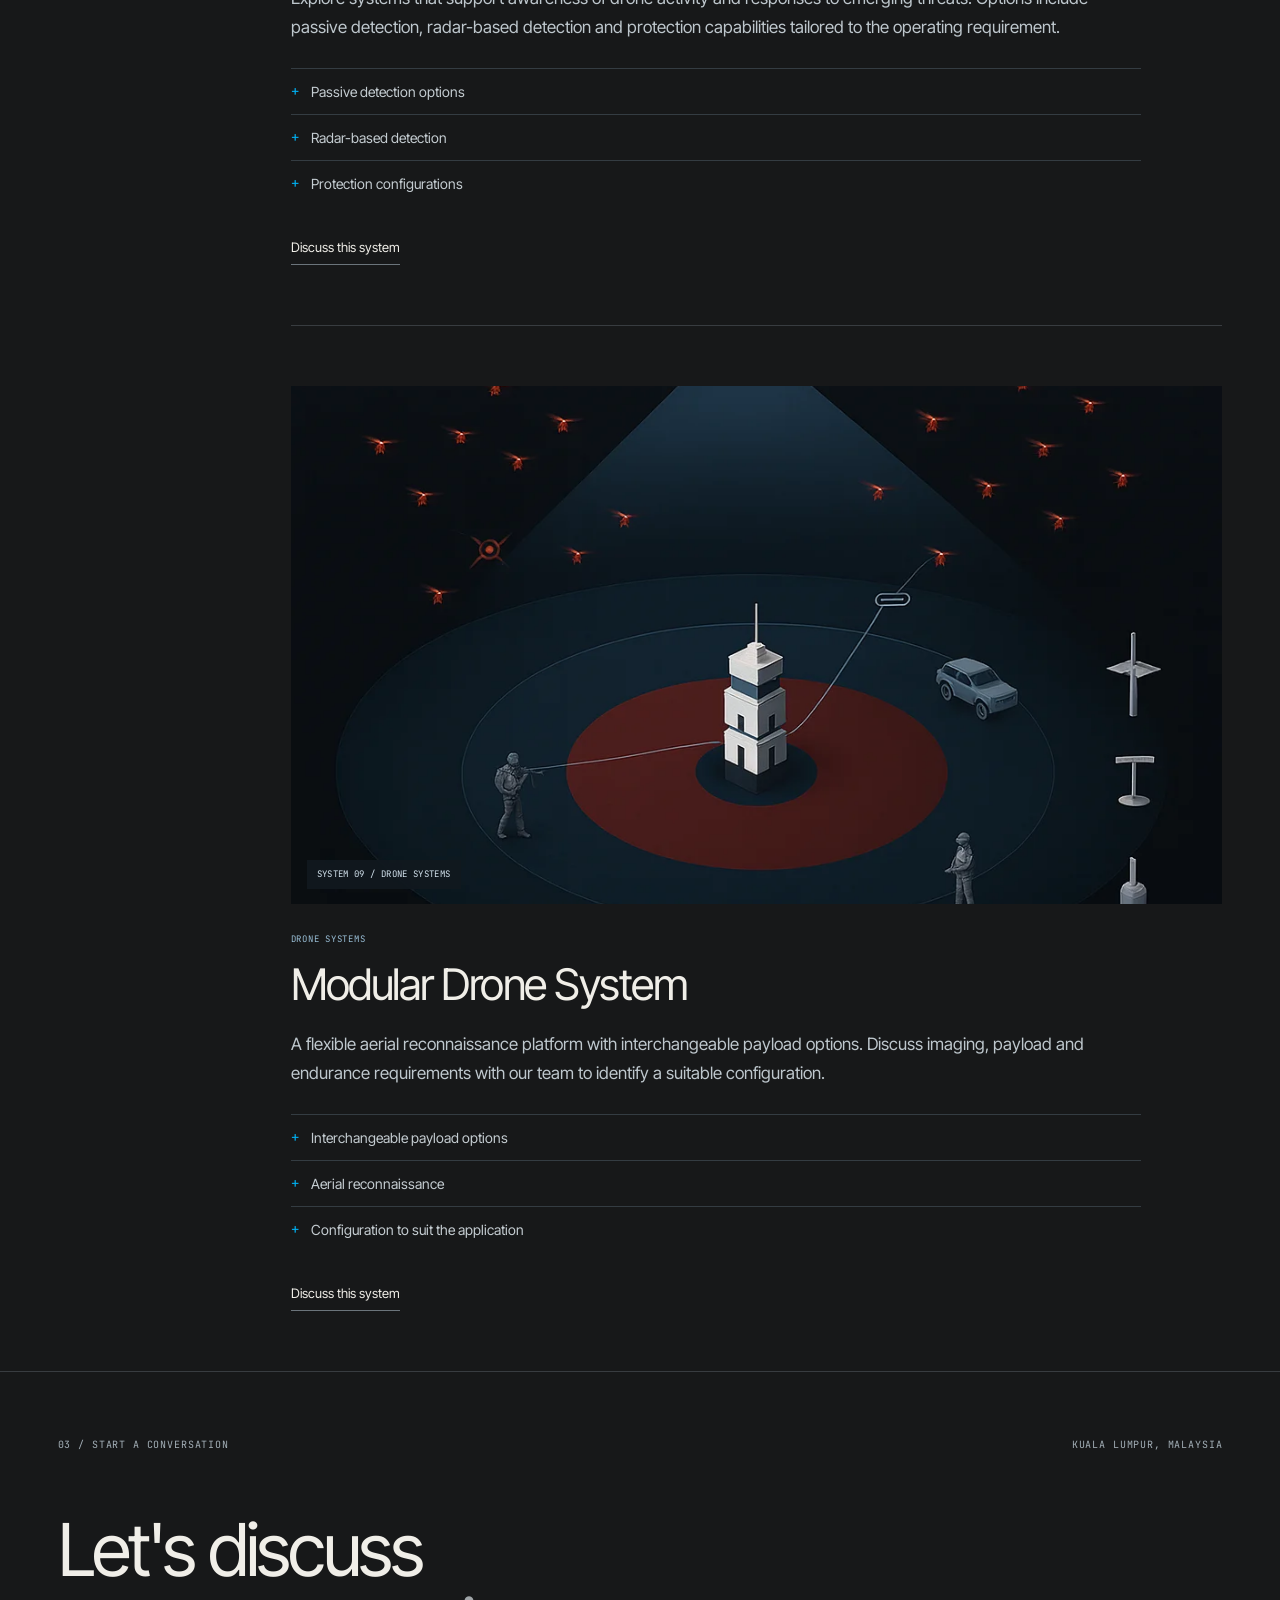
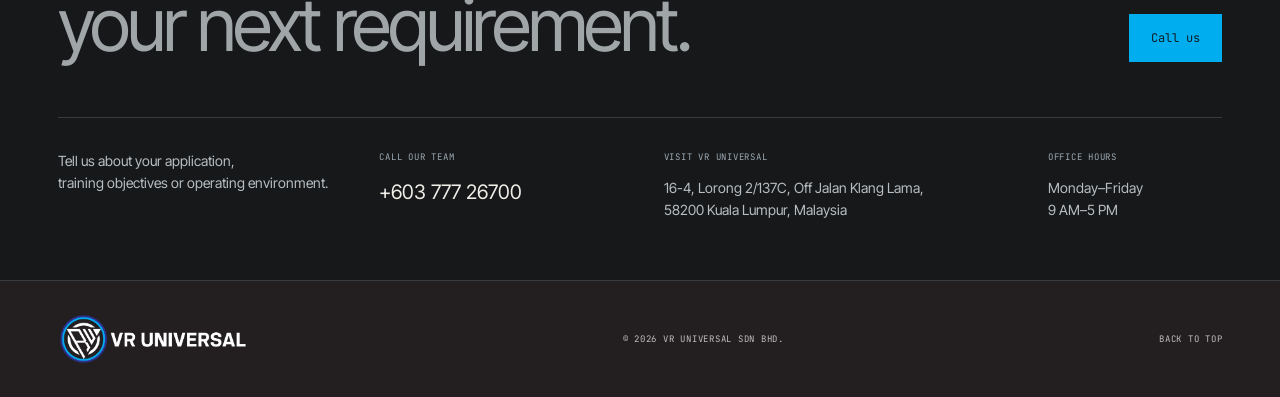
<file: website-preview/index.html>
<!doctype html>
<html lang="en">
<head>
  <meta name="robots" content="noindex, nofollow">
  <meta charset="utf-8">
  <meta name="viewport" content="width=device-width,initial-scale=1">
  <meta name="theme-color" content="#231f20">
  <meta name="description" content="Explore VR Universal's training simulators, tactical vehicles, range systems and drone technologies.">
  <title>VR Universal — Technology for operational readiness</title>
  <link rel="preload" href="assets/inter-tight.woff2" as="font" type="font/woff2" crossorigin>
  <link rel="stylesheet" href="styles.css">
  <link rel="stylesheet" href="portfolio.css">
  <link rel="stylesheet" href="campus.css?v=wide-20261109">
  <script type="importmap">{"imports":{"three":"./vendor/three.module.js"}}</script>
  <script type="module" src="app.js"></script>
</head>
<body>
  <a class="skip" href="#main">Skip to content</a>
  <header class="header">
    <a class="brand" href="#" aria-label="VR Universal home"><img src="assets/vru-logo-dark.png" width="2388" height="644" alt="VR Universal"></a>
    <nav class="desktop-nav" aria-label="Main navigation"><a href="#capabilities">Solutions <sup>01</sup></a><a href="#products">Products <sup>02</sup></a><a href="#about">About <sup>03</sup></a></nav>
    <div class="header-actions"><span class="location mono">KUALA LUMPUR / MY</span><a class="contact-link mono" href="#contact">Contact </a><button id="menu-toggle" class="menu-toggle" aria-expanded="false" aria-controls="mobile-menu" aria-label="Open menu"><span></span><span></span></button></div>
  </header>
  <nav id="mobile-menu" class="mobile-menu" aria-label="Mobile navigation" hidden><a href="#capabilities"><small>01</small> Solutions </a><a href="#products"><small>02</small> Products </a><a href="#about"><small>03</small> About VRU </a><a href="#contact"><small>04</small> Contact </a><p class="mono">VR UNIVERSAL / KUALA LUMPUR</p></nav>
  <main id="main">
    <section class="hero" aria-labelledby="hero-title">
      <div class="hero-grid" aria-hidden="true"></div>
      <div class="hero-top mono"><span><i></i> DEFENCE / SIMULATION / TACTICAL SYSTEMS</span><span class="hero-edition">VRU — CAPABILITY OVERVIEW / 2026</span></div>
      <div class="hero-copy"><p class="eyebrow mono">PREPARE FOR WHAT COMES NEXT</p><h1 id="hero-title">Technology for<br><span>operational</span><br>readiness<span class="blue">.</span></h1><p class="hero-description">Training simulators, tactical vehicles, range systems and drone technologies for defence, law enforcement and emergency response.</p><div class="hero-actions"><a class="button" href="#products">Explore products </a><a class="text-link" href="#contact">Discuss your requirements </a></div></div>
      <div id="campus-home" class="campus-home"></div>
      <div id="campus-shell" class="campus-shell" data-mode="hero">
        <div class="scene-wrap" id="scene-wrap" role="img" aria-label="Illustrative point-cloud campus connecting training, tactical vehicle and drone areas. Drag to orbit the current area.">
          <img class="scene-poster" id="scene-poster" src="assets/campus-poster.svg" width="1000" height="700" alt="">
        </div>
        <nav class="campus-hotspots" aria-label="Campus areas"><a class="campus-hotspot mono" data-zone="training" href="#product-military">01 / TRAINING COMPLEX </a><a class="campus-hotspot mono" data-zone="vehicles" href="#product-kia">02 / VEHICLE ZONE </a><a class="campus-hotspot mono" data-zone="drones" href="#product-drone">03 / DRONE ZONE </a></nav>
        <div class="scene-label mono"><span id="campus-zone-label">CONNECTED CAMPUS / OVERVIEW</span><span id="campus-detail-label" class="campus-detail">Training · Mobility · Drone systems</span><em>ILLUSTRATIVE ENVIRONMENT</em></div>
        <div class="scene-controls"><button id="campus-view-toggle" class="campus-overview mono" aria-pressed="false" aria-label="Show whole campus">Whole campus </button><button id="motion-toggle" class="icon-button" aria-label="Pause scene motion" aria-pressed="false"><span id="motion-icon" aria-hidden="true">Ⅱ</span></button><button id="scene-reset" class="icon-button" aria-label="Reset scene view"><span>Reset</span></button></div>
      </div>
      <div class="hero-bottom mono"><span>EXPLORE OUR CAPABILITIES</span><span aria-hidden="true">SCROLL TO DISCOVER ↓</span></div>
    </section>
    <div class="solution-index" id="capabilities" aria-label="Jump to product category"><a href="#product-military"><span class="mono">01</span> Training & simulation </a><a href="#product-kia"><span class="mono">02</span> Tactical vehicles </a><a href="#product-range"><span class="mono">03</span> Range systems </a><a href="#product-drone"><span class="mono">04</span> Drone systems </a></div>
    <section class="intro section" id="about" aria-labelledby="about-title"><div class="section-meta mono"><span>01 / OUR PURPOSE</span><span>VR UNIVERSAL</span></div><div class="intro-body"><h2 id="about-title">Bringing technology<br>and operational<br><span class="muted">needs together.</span></h2><div class="intro-aside"><p>From immersive training environments to specialist tactical systems, we work with customers to address their training and operational requirements.</p><a class="text-link" href="#contact">Start a conversation </a></div></div></section>
    <span id="solutions" class="anchor-alias" aria-hidden="true"></span><section class="product-walk section" id="products" aria-labelledby="products-title">
 <div class="section-meta mono"><span>02 / PRODUCT PORTFOLIO</span><span>SCROLL TO EXPLORE THE SYSTEMS</span></div>
 <div id="portfolio-scene" class="portfolio-scene" aria-hidden="true"><img class="campus-standby" src="assets/campus-poster.svg" width="1000" height="700" alt=""></div>
 <div class="product-walk-layout"><aside class="product-index"><div class="product-index-heading"><h2 id="products-title">Prepared for<br><span class="muted">different demands.</span></h2><div class="index-instruction"><p>Explore each system as you scroll,<br>or select a product to jump ahead.</p><span id="product-progress" class="mono">01 / 09</span></div></div><nav class="portfolio-nav" aria-label="Product list"><a href="#product-military" data-number="01" class="is-active" aria-current="location"><span class="mono">01</span><span>Military VR training</span></a>
<a href="#product-kia" data-number="02"><span class="mono">02</span><span>KIA tactical vehicle</span></a>
<a href="#product-range" data-number="03"><span class="mono">03</span><span>SRT range systems</span></a>
<a href="#product-mmts" data-number="04"><span class="mono">04</span><span>Laser Shot MMTS</span></a>
<a href="#product-vehicle" data-number="05"><span class="mono">05</span><span>Vehicle simulators</span></a>
<a href="#product-fire" data-number="06"><span class="mono">06</span><span>Fire brigade training</span></a>
<a href="#product-police" data-number="07"><span class="mono">07</span><span>Police training</span></a>
<a href="#product-drone" data-number="08"><span class="mono">08</span><span>Drone detection &amp; protection</span></a>
<a href="#product-modular" data-number="09"><span class="mono">09</span><span>Modular drone system</span></a></nav></aside><div class="product-stories"><article class="product-article" id="product-military" aria-labelledby="title-military">
  <div class="product-figure"><img src="assets/military-vr.webp" width="768" height="560" alt="Immersive VR Military Training Simulator — VR Universal portfolio visual" loading="lazy"><span class="figure-number mono">SYSTEM 01 / TRAINING &amp; SIMULATION</span></div>
  <div class="product-information"><p class="product-category mono">TRAINING &amp; SIMULATION</p><h3 id="title-military">Immersive VR Military Training Simulator</h3><p class="product-description">Build practical skills in a virtual combat environment with realistic weapon handling, spatial audio and mission-specific exercises. Recoil-enabled weapons, configurable objectives and after-action review support repeatable training and performance evaluation.</p><ul class="product-features"><li>Recoil-enabled weapon handling</li><li>Configurable mission objectives</li><li>After-action review capability</li></ul><a class="text-link product-enquiry" href="#contact">Discuss this system </a></div>
</article>
<article class="product-article" id="product-kia" aria-labelledby="title-kia">
  <div class="product-figure"><img src="assets/kia-ltv.webp" width="768" height="560" alt="KIA Light Tactical Vehicle — VR Universal portfolio visual" loading="lazy"><span class="figure-number mono">SYSTEM 02 / TACTICAL VEHICLES</span></div>
  <div class="product-information"><p class="product-category mono">TACTICAL VEHICLES</p><h3 id="title-kia">KIA Light Tactical Vehicle</h3><p class="product-description">A versatile tactical vehicle platform for command, reconnaissance, weapon-carrier and ambulance roles. Explore standard and long-wheelbase variants, with configurations designed around mobility, protection and mission requirements.</p><ul class="product-features"><li>Standard and long-wheelbase variants</li><li>Command and reconnaissance applications</li><li>Specialist mission configurations</li></ul><a class="text-link product-enquiry" href="#contact">Discuss this system </a></div>
</article>
<article class="product-article" id="product-range" aria-labelledby="title-range">
  <div class="product-figure"><img src="assets/range.webp" width="768" height="560" alt="SRT Live-Fire Range Systems — VR Universal portfolio visual" loading="lazy"><span class="figure-number mono">SYSTEM 03 / RANGE SYSTEMS</span></div>
  <div class="product-information"><p class="product-category mono">RANGE SYSTEMS</p><h3 id="title-range">SRT Live-Fire Range Systems</h3><p class="product-description">Range solutions for specialist indoor and outdoor training facilities. SRT&#39;s portfolio brings together range design, ballistic systems and target solutions for police, military and tactical training environments.</p><ul class="product-features"><li>Indoor and outdoor facilities</li><li>Range design and ballistic systems</li><li>Target solutions</li></ul><a class="text-link product-enquiry" href="#contact">Discuss this system </a></div>
</article>
<article class="product-article" id="product-mmts" aria-labelledby="title-mmts">
  <div class="product-figure"><img src="assets/mmts.webp" width="768" height="560" alt="Laser Shot MMTS — VR Universal portfolio visual" loading="lazy"><span class="figure-number mono">SYSTEM 04 / TRAINING &amp; SIMULATION</span></div>
  <div class="product-information"><p class="product-category mono">TRAINING &amp; SIMULATION</p><h3 id="title-mmts">Laser Shot MMTS</h3><p class="product-description">Take marksmanship training beyond a permanent range. The Mobile Marksmanship Training System combines a portable, modular format with instructor control and after-action review for small-arms and crew-served weapon training.</p><ul class="product-features"><li>Portable, modular format</li><li>Instructor control station</li><li>After-action review</li></ul><a class="text-link product-enquiry" href="#contact">Discuss this system </a></div>
</article>
<article class="product-article" id="product-vehicle" aria-labelledby="title-vehicle">
  <div class="product-figure"><img src="assets/vehicle-simulators.webp" width="768" height="450" alt="Vehicle Simulators — VR Universal portfolio visual" loading="lazy"><span class="figure-number mono">SYSTEM 05 / TRAINING &amp; SIMULATION</span></div>
  <div class="product-information"><p class="product-category mono">TRAINING &amp; SIMULATION</p><h3 id="title-vehicle">Vehicle Simulators</h3><p class="product-description">Develop driving, navigation and systems-operation skills in simulated environments. Training can cover routine operations, emergency response and demanding scenarios across land, aviation, maritime and industrial applications.</p><ul class="product-features"><li>Driving and navigation practice</li><li>Systems-operation training</li><li>Emergency-response scenarios</li></ul><a class="text-link product-enquiry" href="#contact">Discuss this system </a></div>
</article>
<article class="product-article" id="product-fire" aria-labelledby="title-fire">
  <div class="product-figure"><img src="assets/fire-training.webp" width="1024" height="1024" alt="vRUSIM Fire Brigade Training Simulator — VR Universal portfolio visual" loading="lazy"><span class="figure-number mono">SYSTEM 06 / TRAINING &amp; SIMULATION</span></div>
  <div class="product-information"><p class="product-category mono">TRAINING &amp; SIMULATION</p><h3 id="title-fire">vRUSIM Fire Brigade Training Simulator</h3><p class="product-description">Practise fire and rescue scenarios in immersive virtual environments. Configurable training modules bring together different fire types, terrains and equipment to support decision-making and response preparation.</p><ul class="product-features"><li>Fire and rescue scenarios</li><li>Configurable training modules</li><li>Different fire types, terrains and equipment</li></ul><a class="text-link product-enquiry" href="#contact">Discuss this system </a></div>
</article>
<article class="product-article" id="product-police" aria-labelledby="title-police">
  <div class="product-figure"><img src="assets/police-training.webp" width="1107" height="709" alt="vRUSIM Police Training Simulator — VR Universal portfolio visual" loading="lazy"><span class="figure-number mono">SYSTEM 07 / TRAINING &amp; SIMULATION</span></div>
  <div class="product-information"><p class="product-category mono">TRAINING &amp; SIMULATION</p><h3 id="title-police">vRUSIM Police Training Simulator</h3><p class="product-description">Prepare officers for the demands of operational policing through simulation-based training. Explore how immersive scenarios can support practice and preparation for challenging situations.</p><ul class="product-features"><li>Simulation-based training</li><li>Immersive scenarios</li><li>Operational preparation</li></ul><a class="text-link product-enquiry" href="#contact">Discuss this system </a></div>
</article>
<article class="product-article" id="product-drone" aria-labelledby="title-drone">
  <div class="product-figure"><img src="assets/drone.webp" width="1024" height="1024" alt="Drone Detection and Protection System — VR Universal portfolio visual" loading="lazy"><span class="figure-number mono">SYSTEM 08 / DRONE SYSTEMS</span></div>
  <div class="product-information"><p class="product-category mono">DRONE SYSTEMS</p><h3 id="title-drone">Drone Detection and Protection System</h3><p class="product-description">Explore systems that support awareness of drone activity and responses to emerging threats. Options include passive detection, radar-based detection and protection capabilities tailored to the operating requirement.</p><ul class="product-features"><li>Passive detection options</li><li>Radar-based detection</li><li>Protection configurations</li></ul><a class="text-link product-enquiry" href="#contact">Discuss this system </a></div>
</article>
<article class="product-article" id="product-modular" aria-labelledby="title-modular">
  <div class="product-figure"><img src="assets/modular-drone.webp" width="1024" height="1024" alt="Modular Drone System — VR Universal portfolio visual" loading="lazy"><span class="figure-number mono">SYSTEM 09 / DRONE SYSTEMS</span></div>
  <div class="product-information"><p class="product-category mono">DRONE SYSTEMS</p><h3 id="title-modular">Modular Drone System</h3><p class="product-description">A flexible aerial reconnaissance platform with interchangeable payload options. Discuss imaging, payload and endurance requirements with our team to identify a suitable configuration.</p><ul class="product-features"><li>Interchangeable payload options</li><li>Aerial reconnaissance</li><li>Configuration to suit the application</li></ul><a class="text-link product-enquiry" href="#contact">Discuss this system </a></div>
</article></div></div>
</section>
    <section class="contact section" id="contact" aria-labelledby="contact-title"><div class="section-meta mono"><span>03 / START A CONVERSATION</span><span>KUALA LUMPUR, MALAYSIA</span></div><div class="contact-main"><h2 id="contact-title">Let's discuss<br><span class="muted">your next requirement.</span></h2><a class="contact-cta" href="tel:+60377726700" aria-label="Call VR Universal">Call us</a></div><div class="contact-details"><p>Tell us about your application,<br>training objectives or operating environment.</p><div><span class="mono">CALL OUR TEAM</span><a href="tel:+60377726700">+603 777 26700</a></div><div><span class="mono">VISIT VR UNIVERSAL</span><address>16-4, Lorong 2/137C, Off Jalan Klang Lama,<br>58200 Kuala Lumpur, Malaysia</address></div><div><span class="mono">OFFICE HOURS</span><p>Monday–Friday<br>9 AM–5 PM</p></div></div></section>
  </main>
  <footer class="footer"><a href="#" aria-label="VR Universal home"><img src="assets/vru-logo-dark.png" width="2388" height="644" alt="VR Universal"></a><span class="mono">© 2026 VR UNIVERSAL SDN BHD.</span><a class="mono" href="#main">BACK TO TOP</a></footer>
</body>
</html>
</file>
<file: website-preview/styles.css>
@font-face{font-family:Inter Tight;src:url(assets/inter-tight.woff2) format('woff2');font-weight:100 900;font-display:swap}@font-face{font-family:JetBrains Mono;src:url(assets/jetbrains-mono.woff2) format('woff2');font-weight:100 800;font-display:swap}
:root{--bg:#171819;--header:#231f20;--panel:#202224;--text:#f0eee8;--muted:#a0a5a8;--line:#383c40;--blue:#00aeef;--mono:'JetBrains Mono',monospace;--sans:'Inter Tight',Arial,sans-serif;--pad:clamp(22px,4.5vw,88px)}*{box-sizing:border-box}html{scroll-behavior:smooth;scroll-padding-top:105px}body{margin:0;background:var(--bg);color:var(--text);font-family:var(--sans);font-size:17px;line-height:1.55}body.menu-open{overflow:hidden}button,a{-webkit-tap-highlight-color:transparent}button{font:inherit;color:inherit;cursor:pointer}a{color:inherit;text-decoration:none}button,a{touch-action:manipulation}button:focus-visible,a:focus-visible,[tabindex]:focus-visible{outline:2px solid var(--blue);outline-offset:5px}img{display:block;max-width:100%;height:auto}button{border:0}h1,h2,h3,p{margin:0}h1,h2,h3{font-weight:400;line-height:1.03;letter-spacing:-.045em}.mono{font-family:var(--mono);font-weight:400;font-size:11px;line-height:1.65;letter-spacing:.085em}.muted{color:var(--muted)}.blue{color:var(--blue)}.skip{position:fixed;top:0;left:20px;padding:12px;background:var(--text);color:var(--bg);transform:translateY(-150%);z-index:100}.skip:focus{transform:translateY(0)}.header{height:92px;background:var(--header);border-bottom:1px solid var(--line);display:flex;align-items:center;justify-content:space-between;padding:0 var(--pad);gap:30px;position:relative;z-index:30}.brand{width:228px;flex-shrink:0}.brand img{width:100%;height:auto}.desktop-nav{display:flex;gap:35px;padding-left:35px}.desktop-nav a{font-size:13px}.desktop-nav a:hover,.text-link:hover{color:var(--blue)}sup{font-family:var(--mono);font-size:9px;color:var(--muted);margin-left:6px}.header-actions{display:flex;align-items:center;gap:30px}.location{font-size:10px;color:#c4c2c1}.contact-link{display:flex;align-items:center;gap:30px;border:1px solid #6b6869;padding:12px 17px}.contact-link:hover{background:var(--text);color:var(--bg)}.contact-link span{font-size:18px;line-height:1}.menu-toggle{display:none;background:none;padding:12px 0 12px 10px}.menu-toggle span{display:block;width:23px;height:1px;background:var(--text);margin:6px 0}.mobile-menu[hidden]{display:none}.mobile-menu{background:var(--bg);position:fixed;z-index:25;inset:92px 0 0;padding:30px var(--pad);overflow:auto}.mobile-menu a{display:flex;align-items:center;border-bottom:1px solid var(--line);font-size:36px;padding:22px 0}.mobile-menu small{font:11px var(--mono);color:var(--muted);margin-right:28px}.mobile-menu a span{margin-left:auto;font-size:24px}.mobile-menu p{color:var(--muted);margin-top:60px}.hero{min-height:690px;height:min(820px,calc(100svh - 92px));position:relative;overflow:hidden;border-bottom:1px solid var(--line);background:radial-gradient(ellipse at 72% 48%,#1e2830 0,transparent 57%)}.hero-grid{position:absolute;inset:0;pointer-events:none;background-image:linear-gradient(#9fc4e309 1px,transparent 1px),linear-gradient(90deg,#9fc4e309 1px,transparent 1px);background-size:64px 64px;mask-image:linear-gradient(90deg,transparent 10%,#000 80%)}.hero-top{position:absolute;top:26px;left:var(--pad);right:var(--pad);display:flex;justify-content:space-between;color:#bbc0c3;z-index:4;font-size:10px}.hero-top>span:first-child{display:flex;align-items:center;gap:10px}.hero-top i{width:6px;height:6px;background:var(--blue);display:inline-block}.hero-copy{position:relative;z-index:3;top:50%;transform:translateY(-48%);width:52%;padding-left:var(--pad);pointer-events:none}.hero-copy a{pointer-events:auto}.eyebrow{color:#a4b9c8;margin-bottom:22px;font-size:10px}h1{font-size:clamp(56px,5.3vw,104px);line-height:.99;letter-spacing:-.055em}h1>span:not(.blue){color:#bac2c7}.hero-description{font-size:16px;line-height:1.65;color:#c3c6c7;max-width:365px;margin-top:27px}.hero-actions{display:flex;align-items:center;gap:26px;margin-top:35px;flex-wrap:wrap}.button{background:var(--text);color:#15191c;display:inline-flex;align-items:center;justify-content:space-between;gap:25px;padding:17px 0 17px 21px;font-family:var(--mono);font-size:10px;letter-spacing:.03em;line-height:1.1}.button>span{background:var(--blue);padding:18px 19px;margin:-17px 0;align-self:stretch;font:20px/1 var(--sans);display:flex;align-items:center}.button:hover{background:#d9e8f0}.text-link{display:inline-flex;align-items:center;justify-content:space-between;gap:22px;font-size:13px;padding-bottom:7px;border-bottom:1px solid #6b747b}.text-link>span{font-size:18px}.scene-wrap{position:absolute;right:-9%;top:1%;width:78%;height:98%;z-index:1;touch-action:pan-y;cursor:grab}.scene-wrap.dragging{cursor:grabbing}.scene-wrap canvas{display:block;width:100%;height:100%}.scene-poster{position:absolute;inset:0;width:100%;height:100%;object-fit:contain;opacity:.65}.scene-label{position:absolute;right:var(--pad);top:25%;color:#c3d3df;font-size:10px;z-index:3;display:flex;gap:14px;align-items:center;pointer-events:none}.line-mark{height:1px;width:70px;background:#7890a1}.scene-label em{font-size:9px;color:#9aa3ac;font-style:normal}.scene-controls{position:absolute;right:var(--pad);bottom:70px;display:flex;align-items:center;gap:8px;z-index:4}.orbit-label{font-size:9px;margin-right:10px;color:#b5bdc2}.icon-button{width:34px;height:34px;display:grid;place-items:center;background:#171c20bb;border:1px solid #56616a;color:#cbd1d5}.icon-button:hover{border-color:var(--blue);color:var(--blue)}.hero-bottom{position:absolute;left:var(--pad);right:var(--pad);bottom:23px;display:flex;justify-content:space-between;color:#9aa6af;font-size:9px}.solution-index{display:grid;grid-template-columns:repeat(4,1fr);border-bottom:1px solid var(--line)}.solution-index a{padding:26px 22px;border-right:1px solid var(--line);display:flex;align-items:center;gap:15px;font-size:15px;line-height:1.3}.solution-index a:first-child{padding-left:var(--pad)}.solution-index a:last-child{border-right:0}.solution-index .mono{color:var(--blue);font-size:10px}.solution-index a>span:last-child:not(.mono){margin-left:auto;color:#a1abb3}.solution-index a:hover{background:#252b30}.section{padding:65px var(--pad) 95px;border-bottom:1px solid var(--line);scroll-margin-top:0}.section-meta{display:flex;justify-content:space-between;gap:15px;color:#a3afb7;font-size:10px;margin-bottom:58px}.intro{padding-top:60px}.intro-body{display:grid;grid-template-columns:1.7fr 1fr;gap:12%}h2{font-size:clamp(39px,4.6vw,76px)}.intro-aside{align-self:end;padding-bottom:8px;max-width:350px}.intro-aside p{color:#bdc2c6;font-size:17px;line-height:1.65;margin-bottom:30px}.section-heading{display:flex;align-items:flex-end;justify-content:space-between;gap:40px;margin-bottom:52px}.section-heading>p{color:#b7bec2;font-size:15px}.contact{padding-bottom:60px}.contact-main{display:flex;justify-content:space-between;align-items:flex-end;gap:25px}.contact-main h2{font-size:clamp(48px,5.7vw,94px)}.contact-cta{background:var(--blue);width:85px;height:85px;display:grid;place-items:center;color:#0e1d25;font-size:49px;flex-shrink:0}.contact-cta:hover{background:#79d5f8}.contact-details{display:grid;grid-template-columns:1.15fr 1fr 1.4fr .7fr;gap:35px;border-top:1px solid var(--line);margin-top:55px;padding-top:32px;font-size:14px;color:#b7bec3}.contact-details .mono{font-size:9px;color:#9caab4;display:block;margin-bottom:12px}.contact-details a{font-size:20px;color:var(--text);white-space:nowrap}.contact-details address{font-style:normal}.footer{padding:32px var(--pad);display:flex;align-items:center;justify-content:space-between;gap:30px;background:var(--header)}.footer img{width:190px}.footer .mono{font-size:9px;color:#c0bdbc}.footer a:last-child:hover{color:var(--blue)}
.scene-poster[hidden]{display:none}
@media(min-width:1700px){.hero-copy{width:48%}.hero-description{max-width:430px;font-size:18px}.hero-actions{gap:32px}.button{font-size:12px}.hero .text-link{font-size:14px}}
@media(max-width:1100px){.location{display:none}.desktop-nav{gap:25px;padding-left:0}.brand{width:205px}.hero{min-height:680px}.hero-copy{width:58%}.hero-description{max-width:330px;font-size:15px}.hero-actions{gap:20px;flex-direction:column;align-items:flex-start}.hero h1{font-size:clamp(53px,6vw,76px)}.scene-wrap{right:-19%;width:90%}.scene-label{top:20%;font-size:9px}.scene-label .line-mark{width:25px}.hero-edition{display:none}.solution-index a{padding:22px 15px;gap:10px;font-size:13px}.solution-index a:first-child{padding-left:22px}.contact-details{grid-template-columns:repeat(2,1fr)}.intro-body{gap:7%}.intro-aside p{font-size:16px}}
@media(max-width:700px){html{scroll-padding-top:30px}.header{height:83px;padding:0 20px;gap:12px}.brand{width:172px}.desktop-nav,.location{display:none}.header-actions{gap:17px}.contact-link{font-size:9px;padding:9px 11px;gap:13px}.contact-link span{font-size:15px}.menu-toggle{display:block}.mobile-menu{inset:83px 0 0}.hero{height:auto;min-height:0;padding:74px 22px 0;display:flex;flex-direction:column;overflow:hidden;background:radial-gradient(ellipse at 55% 80%,#23303a 0,transparent 55%)}.hero-top{top:23px;left:22px;right:22px;font-size:8px;letter-spacing:.04em}.hero-top>span:first-child{gap:7px}.hero-copy{top:auto;transform:none;padding-left:0;width:100%;pointer-events:auto}.eyebrow{font-size:9px;margin-bottom:18px}.hero h1{font-size:clamp(49px,12.8vw,78px);line-height:1.01;letter-spacing:-.05em}.hero-description{max-width:390px;font-size:15px;margin-top:23px;line-height:1.6}.hero-actions{margin-top:27px;flex-direction:row;gap:19px 22px;align-items:center}.hero-actions .text-link{font-size:12px;gap:12px}.button{font-size:9px;padding:16px 0 16px 16px;gap:20px}.button>span{margin:-16px 0;padding:15px}.scene-wrap{position:relative;top:0;right:auto;width:calc(100% + 70px);margin:-10px -35px 0;height:350px;flex:none;touch-action:pan-y}.scene-label{left:22px;right:auto;top:auto;bottom:89px;font-size:8px}.scene-label em{font-size:8px}.scene-label .line-mark{display:none}.scene-controls{right:22px;bottom:90px}.scene-controls .orbit-label{display:none}.hero-bottom{position:relative;inset:auto;display:flex;justify-content:space-between;margin:0 -22px;padding:18px 22px;border-top:1px solid #3a4248;font-size:8px;gap:20px}.hero-bottom>span:last-child{font-size:7px}.solution-index{grid-template-columns:repeat(2,1fr)}.solution-index a{font-size:13px;padding:21px 17px;border-bottom:1px solid var(--line);gap:10px}.solution-index a:nth-child(even){border-right:0}.solution-index a:nth-child(n+3){border-bottom:0}.solution-index a:first-child{padding-left:17px}.solution-index a>span:last-child:not(.mono){font-size:17px}.solution-index .mono{font-size:9px}.section{padding:40px 22px 52px}.section-meta{font-size:8px;margin-bottom:35px;line-height:1.7}.section-meta>span:last-child{text-align:right;max-width:150px}.intro-body{grid-template-columns:1fr;gap:27px}h2{font-size:43px}.intro-aside{max-width:380px}.intro-aside p{font-size:16px;margin-bottom:24px}.section-heading{display:block;margin-bottom:32px}.section-heading>p{margin-top:23px;font-size:14px}.section-heading .contact-main{align-items:flex-start;gap:10px;position:relative}.contact-main h2{font-size:43px;max-width:340px}.contact-cta{width:46px;height:46px;font-size:29px;position:absolute;right:0;top:0}.contact-main h2{padding-right:0}.contact-main h2 .muted{display:block;max-width:300px}.contact-details{grid-template-columns:1fr;gap:27px;margin-top:32px;padding-top:29px}.contact-details>p{display:none}.contact-details .mono{font-size:9px;margin-bottom:8px}.contact-details address{max-width:300px}.footer{padding:29px 22px;display:grid;grid-template-columns:1fr auto;gap:24px 12px}.footer img{width:170px}.footer .mono{font-size:8px}.footer>span{grid-column:1/3;grid-row:2}.footer>a:last-child{font-size:8px}}
@media(max-width:360px){.header{padding:0 16px;gap:8px}.brand{width:140px}.header-actions{gap:10px}.contact-link{font-size:8px;padding:9px 10px;gap:9px}.hero h1{font-size:44px}.hero-top{font-size:7px}.hero-bottom>span:last-child{display:none}.solution-index a{font-size:12px;padding:19px 12px;gap:8px}.solution-index a:first-child{padding-left:12px}.footer img{width:145px}.footer>a:last-child{font-size:7px}.contact-main h2{font-size:37px}.contact-main h2 .muted{max-width:270px}.contact-cta{width:39px;height:39px}.section-meta{font-size:7px}}
@media(prefers-reduced-motion:reduce){html{scroll-behavior:auto}*,*::before,*::after{transition:none!important;animation:none!important}}

/* Navigation uses descriptive text without directional symbols. */
.button{padding-right:21px}
.contact-cta{width:auto;height:auto;min-height:48px;padding:14px 22px;font:12px var(--mono);white-space:nowrap}
@media(max-width:700px){.contact-main{display:block}.contact-cta{position:static;display:inline-flex;margin-top:25px}.contact-main h2{max-width:none}}
</file>
<file: website-preview/portfolio.css>
.anchor-alias{display:block;height:0;scroll-margin-top:30px}
.product-walk{padding-top:55px;padding-bottom:0}
.product-walk>.section-meta{margin-bottom:42px}
.product-walk-layout{display:grid;grid-template-columns:minmax(280px,.84fr) minmax(0,1.35fr);gap:8%;align-items:start}
.product-index{position:sticky;top:32px;max-height:calc(100svh - 64px);overflow-y:auto;scrollbar-width:thin;scrollbar-color:#4a535a transparent;padding-right:4px;padding-bottom:10px}
.product-index h2{font-size:clamp(35px,3.5vw,57px);line-height:1.04;letter-spacing:-.045em}
.index-instruction{display:flex;align-items:flex-end;justify-content:space-between;gap:15px;padding:23px 0 26px}
.index-instruction p{font-size:13px;line-height:1.55;color:#b4bec5}
#product-progress{font-size:10px;color:var(--blue);white-space:nowrap;padding-bottom:2px}
.portfolio-nav{border-top:1px solid var(--line)}
.portfolio-nav a{display:grid;grid-template-columns:25px 1fr 15px;gap:12px;align-items:center;min-height:58px;padding:15px 0;border-bottom:1px solid var(--line);font-size:clamp(14px,1.22vw,19px);line-height:1.23;color:#a3adb4;transition:color .2s,padding .2s}
.portfolio-nav a>.mono{font-size:9px;color:#89969f;align-self:start;padding-top:3px}
.portfolio-nav .index-arrow{font-size:15px;opacity:0;transition:opacity .2s}
.portfolio-nav a:hover,.portfolio-nav a.is-active{color:var(--text)}
.portfolio-nav a.is-active>.mono,.portfolio-nav a.is-active .index-arrow{color:var(--blue)}
.portfolio-nav a.is-active .index-arrow,.portfolio-nav a:hover .index-arrow{opacity:1}
.product-stories{min-width:0}
.product-article{padding:0 0 60px;margin-bottom:60px;border-bottom:1px solid var(--line);scroll-margin-top:35px}
.product-article:last-child{border-bottom:0;margin-bottom:0}
.product-figure{position:relative;aspect-ratio:1.5;overflow:hidden;background:#303a41}
.product-figure img{width:100%;height:100%;object-fit:cover}
.figure-number{position:absolute;left:16px;bottom:15px;background:#11181eee;padding:7px 10px;font-size:9px;letter-spacing:.04em;color:#d3e3ee;max-width:calc(100% - 32px)}
.product-information{padding-top:28px}
.product-category{font-size:9px;color:#99bed6;margin-bottom:15px}
.product-information h3{font-size:clamp(32px,3vw,50px);line-height:1.08;letter-spacing:-.035em;max-width:650px}
.product-description{font-size:17px;line-height:1.7;color:#bec7cd;max-width:640px;margin:22px 0 26px}
.product-features{list-style:none;padding:0;margin:0 0 27px;display:grid;grid-template-columns:1fr;gap:0}
.product-features li{position:relative;padding:12px 0 12px 20px;border-top:1px solid #343c42;font-size:14px;color:#c5cdd2;line-height:1.5}
.product-features li::before{position:absolute;content:'+';left:0;color:var(--blue);font-family:var(--mono)}
.product-enquiry{font-size:13px}
@media(min-width:1700px){.product-index{max-width:500px}.product-article{padding-bottom:80px;margin-bottom:80px}.portfolio-nav a{min-height:65px}.product-description{font-size:18px}}
@media(min-width:801px) and (max-height:800px){.product-index{top:20px;max-height:calc(100svh - 40px)}.product-index h2{font-size:36px}.index-instruction{padding:16px 0 20px}.index-instruction p{font-size:12px}.portfolio-nav a{min-height:48px;padding:11px 0;font-size:14px}}
@media(max-width:1100px){.product-walk-layout{grid-template-columns:minmax(240px,.9fr) minmax(0,1.2fr);gap:5%}.product-index h2{font-size:37px}.portfolio-nav a{font-size:14px;gap:8px;grid-template-columns:22px 1fr 14px}.product-description{font-size:16px}.product-information h3{font-size:34px}}
@media(max-width:800px){
 .product-walk{padding:38px 22px 0;scroll-margin-top:0}
 .product-walk>.section-meta{font-size:8px;margin-bottom:30px}
 .product-walk-layout{display:block}
 .product-index{display:contents}
 .product-index-heading{padding-bottom:5px}
 .product-index h2{font-size:43px;max-width:400px}
 .index-instruction{padding:22px 0 24px}
 .index-instruction p{font-size:13px}
 #product-progress{font-size:10px}
 .portfolio-nav{display:flex;gap:0;overflow-x:auto;overscroll-behavior-x:contain;scrollbar-width:thin;scrollbar-color:#546674 transparent;position:sticky;top:0;z-index:12;background:var(--bg);border-bottom:1px solid var(--line);margin:0 -22px 28px;padding:0 22px;box-shadow:0 10px 20px #171819bb}
 .portfolio-nav a{flex:0 0 205px;border-bottom:0;padding:16px 17px 16px 0;margin-right:17px;min-height:76px;border-right:1px solid var(--line);grid-template-columns:20px 1fr;gap:8px;font-size:15px;align-items:center}
 .portfolio-nav a:last-child{border-right:0;margin-right:0}
 .portfolio-nav a>.mono{font-size:9px;align-self:center;padding-top:0}
 .portfolio-nav a.is-active{box-shadow:inset 0 -2px var(--blue)}
 .portfolio-nav .index-arrow{display:none}
 .product-article{padding-bottom:38px;margin-bottom:38px;scroll-margin-top:95px}
 .product-figure{aspect-ratio:1.4}
 .figure-number{font-size:8px;left:12px;bottom:12px;padding:6px 8px;max-width:calc(100% - 24px)}
 .product-information{padding-top:24px}
 .product-information h3{font-size:34px}
 .product-category{font-size:9px;margin-bottom:12px}
 .product-description{font-size:16px;margin:20px 0 24px;line-height:1.65}
 .product-features li{font-size:14px;padding:12px 0 12px 20px}
 .product-enquiry{font-size:13px}
}
@media(max-width:360px){.product-index h2{font-size:37px}.product-information h3{font-size:30px}.product-description{font-size:15px}.product-walk>.section-meta>span:last-child{max-width:125px;text-align:right}.portfolio-nav a{flex-basis:190px}.figure-number{font-size:7px}}
@media(prefers-reduced-motion:reduce){.portfolio-nav a,.portfolio-nav .index-arrow{transition:none}}
</file>
<file: website-preview/campus.css>
.campus-home{display:none}
.campus-shell{position:absolute;right:-6%;top:2%;width:76%;height:94%;z-index:2;isolation:isolate}
.campus-shell .scene-wrap{inset:0;width:100%;height:100%;margin:0;position:absolute}
.campus-shell .scene-poster{object-fit:contain}
.campus-shell .scene-label{position:absolute;right:calc(var(--pad) + 6vw);top:13%;bottom:auto;left:auto;display:flex;flex-direction:column;gap:3px;font-size:9px;pointer-events:none}
.campus-shell .scene-label em{font-size:8px;color:#9eafb9;letter-spacing:.06em}
.campus-shell .scene-controls{right:calc(var(--pad) + 6vw);bottom:62px;gap:7px}
.campus-hotspots{position:absolute;inset:0;pointer-events:none}
.campus-hotspot{position:absolute;left:50%;top:50%;white-space:nowrap;transform:translate(-50%,-50%);font-size:9px;padding:7px 9px;color:#d5e5ed;background:#131a20e8;border:1px solid #536b7c;pointer-events:auto;display:flex;gap:12px;align-items:center}
.campus-hotspot::before{content:'';width:4px;height:4px;background:var(--blue);flex:none}
.campus-hotspot:hover,.campus-hotspot:focus-visible{background:#243c4b;border-color:var(--blue)}
.campus-hotspot[hidden],.campus-hotspots[hidden]{display:none}
.campus-hotspot.is-focused{border-color:var(--blue)}
.campus-overview{display:none;align-items:center;gap:12px;padding:8px 10px;border:1px solid #56616a;background:#171c20dd;color:#d0dce3;font-size:9px;min-height:34px}
.campus-overview:hover,.campus-overview[aria-pressed=true]{border-color:var(--blue);color:var(--blue)}
.portfolio-scene{height:clamp(220px,calc(100svh - 470px),380px);position:relative;background:radial-gradient(ellipse at 50% 60%,#24343f 0,#1b2228 55%,#171819 100%);margin:0 0 18px;border:1px solid #384956;overflow:hidden}
.campus-standby{width:100%;height:100%;object-fit:contain;opacity:.7}
.portfolio-scene:has(.campus-shell)>.campus-standby{display:none}
.campus-shell[data-mode=product]{position:absolute;inset:0;width:100%;height:100%}
.campus-shell[data-mode=product] .scene-controls{right:10px;bottom:10px}
.campus-shell[data-mode=product] .scene-label{left:12px;right:auto;top:12px;font-size:8px}
.campus-shell[data-mode=product] .scene-label em{font-size:7px}
.campus-shell[data-mode=product] .campus-overview{display:flex}
.campus-shell[data-mode=product] .campus-hotspot{font-size:8px;padding:5px 7px;gap:6px}
.product-index{overflow:visible;max-height:none;padding-right:0;top:22px}
.product-index h2{font-size:clamp(30px,2.8vw,43px)}
.index-instruction{padding:16px 0 18px}
.index-instruction p{font-size:12px}
.portfolio-nav{display:grid;grid-template-columns:1fr 1fr;gap:0 15px}
.portfolio-nav a{min-height:44px;font-size:12px;grid-template-columns:18px 1fr 10px;gap:6px;padding:10px 0}
.portfolio-nav a>.mono{font-size:8px}
.portfolio-nav .index-arrow{font-size:12px}
.product-walk-layout{grid-template-columns:minmax(300px,1fr) minmax(0,1.25fr);gap:6%}
@media(min-width:1700px){.product-index{max-width:none}.portfolio-nav a{font-size:14px;min-height:49px}}
@media(min-width:801px) and (max-height:800px){.product-index h2{font-size:29px}.product-index{top:16px}.index-instruction{padding:12px 0}.index-instruction p{font-size:11px}.portfolio-nav a{min-height:38px;padding:8px 0;font-size:11px}.portfolio-scene{margin-bottom:10px}}
@media(max-width:1100px) and (min-width:801px){.product-walk-layout{grid-template-columns:minmax(300px,1fr) minmax(0,1.15fr);gap:4%}.product-index h2{font-size:31px}}
@media(max-width:800px){
 .product-walk-layout{display:block}
 .product-index{display:contents}
 .product-index h2{font-size:43px}
 .index-instruction{padding:22px 0 24px}
 .index-instruction p{font-size:13px}
 .portfolio-scene{position:sticky;top:0;z-index:13;height:220px;margin:0 -22px;border-right:0;border-left:0;border-top:1px solid var(--line);border-bottom:1px solid var(--line)}
 .portfolio-nav{display:flex;top:220px;margin-bottom:28px;z-index:12}
 .portfolio-nav a{flex:0 0 195px;font-size:14px;min-height:64px;padding:14px 17px 14px 0;margin-right:17px;gap:8px;grid-template-columns:20px 1fr}
 .portfolio-nav a>.mono{font-size:9px}
 .portfolio-nav a.is-active{box-shadow:inset 0 -2px var(--blue)}
 .product-article{scroll-margin-top:310px}
 .campus-shell[data-mode=product] .scene-controls{bottom:8px;right:10px}
 .campus-shell[data-mode=product] .scene-label{top:9px;left:12px;font-size:9px}
 .campus-shell[data-mode=product] .scene-label em{font-size:8px}
 .campus-shell[data-mode=product] .campus-hotspot{font-size:7px}
 .campus-shell[data-mode=product] .campus-overview{font-size:8px;min-height:30px;padding:5px 8px}
 .campus-shell[data-mode=product] .icon-button{height:30px;width:30px}
 .product-information h3{font-size:34px}
}
@media(max-width:700px){
 .hero>.campus-shell{position:relative;inset:auto;width:calc(100% + 44px);height:370px;margin:0 -22px;flex:none}
 .hero>.campus-shell .scene-label{left:22px;right:auto;top:14px;font-size:9px}
 .hero>.campus-shell .scene-controls{right:22px;bottom:16px}
 .hero>.campus-shell .campus-hotspot{font-size:7px;padding:5px 6px;gap:5px}
 .hero>.campus-shell .scene-wrap{width:100%;height:100%;margin:0}
 .hero>.campus-shell .scene-label em{font-size:8px}
}
@media(max-width:360px){.product-index h2{font-size:37px}.portfolio-scene{height:185px}.portfolio-nav{top:185px}.product-article{scroll-margin-top:275px}.portfolio-nav a{flex-basis:185px}.campus-shell[data-mode=product] .campus-hotspot{font-size:6px;padding:4px 5px}.hero>.campus-shell{height:330px}}
@media(prefers-reduced-motion:reduce){.campus-hotspot{transition:none}}
.campus-shell .campus-detail{display:block;max-width:300px;font-size:9px;line-height:1.55;letter-spacing:.015em;color:#bbd3e1}
.campus-shell[data-mode=product] .scene-label{max-width:calc(100% - 24px);align-items:flex-start}
.campus-shell[data-mode=product] .campus-detail{max-width:280px;font-size:8px}
@media(max-width:800px){.campus-shell[data-mode=product] .campus-detail{max-width:310px;font-size:8px}}
.campus-shell[data-mode=product] .scene-label{padding:5px 7px;background:#171c20d9;border-left:1px solid #527082;left:9px;top:8px}
@media(max-width:800px){.campus-shell[data-mode=product] .scene-label{left:6px;top:5px;max-width:calc(100% - 12px)}}

.portfolio-nav a{grid-template-columns:18px 1fr}
.campus-shell #scene-reset{width:auto;padding:0 9px;font:9px var(--mono)}

/* Product views are ambient scenery. Only the main hero is interactive. */
.product-walk{position:relative;isolation:isolate}
.product-walk-layout{position:relative;z-index:1}
.portfolio-scene{position:sticky;top:0;height:0;margin:0;border:0;overflow:visible;background:none;z-index:0;pointer-events:none}
.portfolio-scene>.campus-standby{height:90svh;width:100%;opacity:.1;object-fit:contain}
.campus-shell[data-mode=product]{inset:0;width:100%;height:90svh;pointer-events:none;opacity:.18;mask-image:linear-gradient(transparent,#000 16%,#000 75%,transparent)}
.campus-shell[data-mode=product] .scene-wrap{cursor:default;touch-action:auto}
.campus-shell[data-mode=product] .scene-label,.campus-shell[data-mode=product] .scene-controls,.campus-shell[data-mode=product] .campus-hotspots{display:none}
.product-index{top:32px}
@media(max-width:800px){
 .portfolio-scene{top:64px;height:0;margin:0;border:0}
 .campus-shell[data-mode=product]{height:75svh;opacity:.14}
 .portfolio-nav{top:0}
 .product-article{scroll-margin-top:95px}
}
@media(max-width:360px){.portfolio-scene{height:0}.portfolio-nav{top:0}.product-article{scroll-margin-top:95px}}

.product-walk{overflow:clip}
/* Keep the portfolio content dominant while retaining a compact product index. */
@media(min-width:801px){
 .product-walk-layout{grid-template-columns:minmax(0,16fr) minmax(0,80fr);gap:4%}
 .product-index{min-width:0;padding-right:0;top:28px}
 .product-index h2{font-size:clamp(20px,1.65vw,29px);line-height:1.12;letter-spacing:-.035em}
 .index-instruction{display:block;padding:16px 0}
 .index-instruction p{font-size:11px;line-height:1.6}
 #product-progress{display:block;margin-top:12px;font-size:9px}
 .portfolio-nav{grid-template-columns:1fr;gap:0}
 .portfolio-nav a{grid-template-columns:18px minmax(0,1fr);gap:6px;font-size:11px;line-height:1.4;padding:12px 0;min-height:44px}
 .portfolio-nav a>.mono{font-size:8px}
 .product-information h3{max-width:none;font-size:clamp(36px,3.4vw,62px)}
 .product-description{max-width:850px}
 .product-features{max-width:850px}
 .product-figure{aspect-ratio:1.8}
}
</file>
